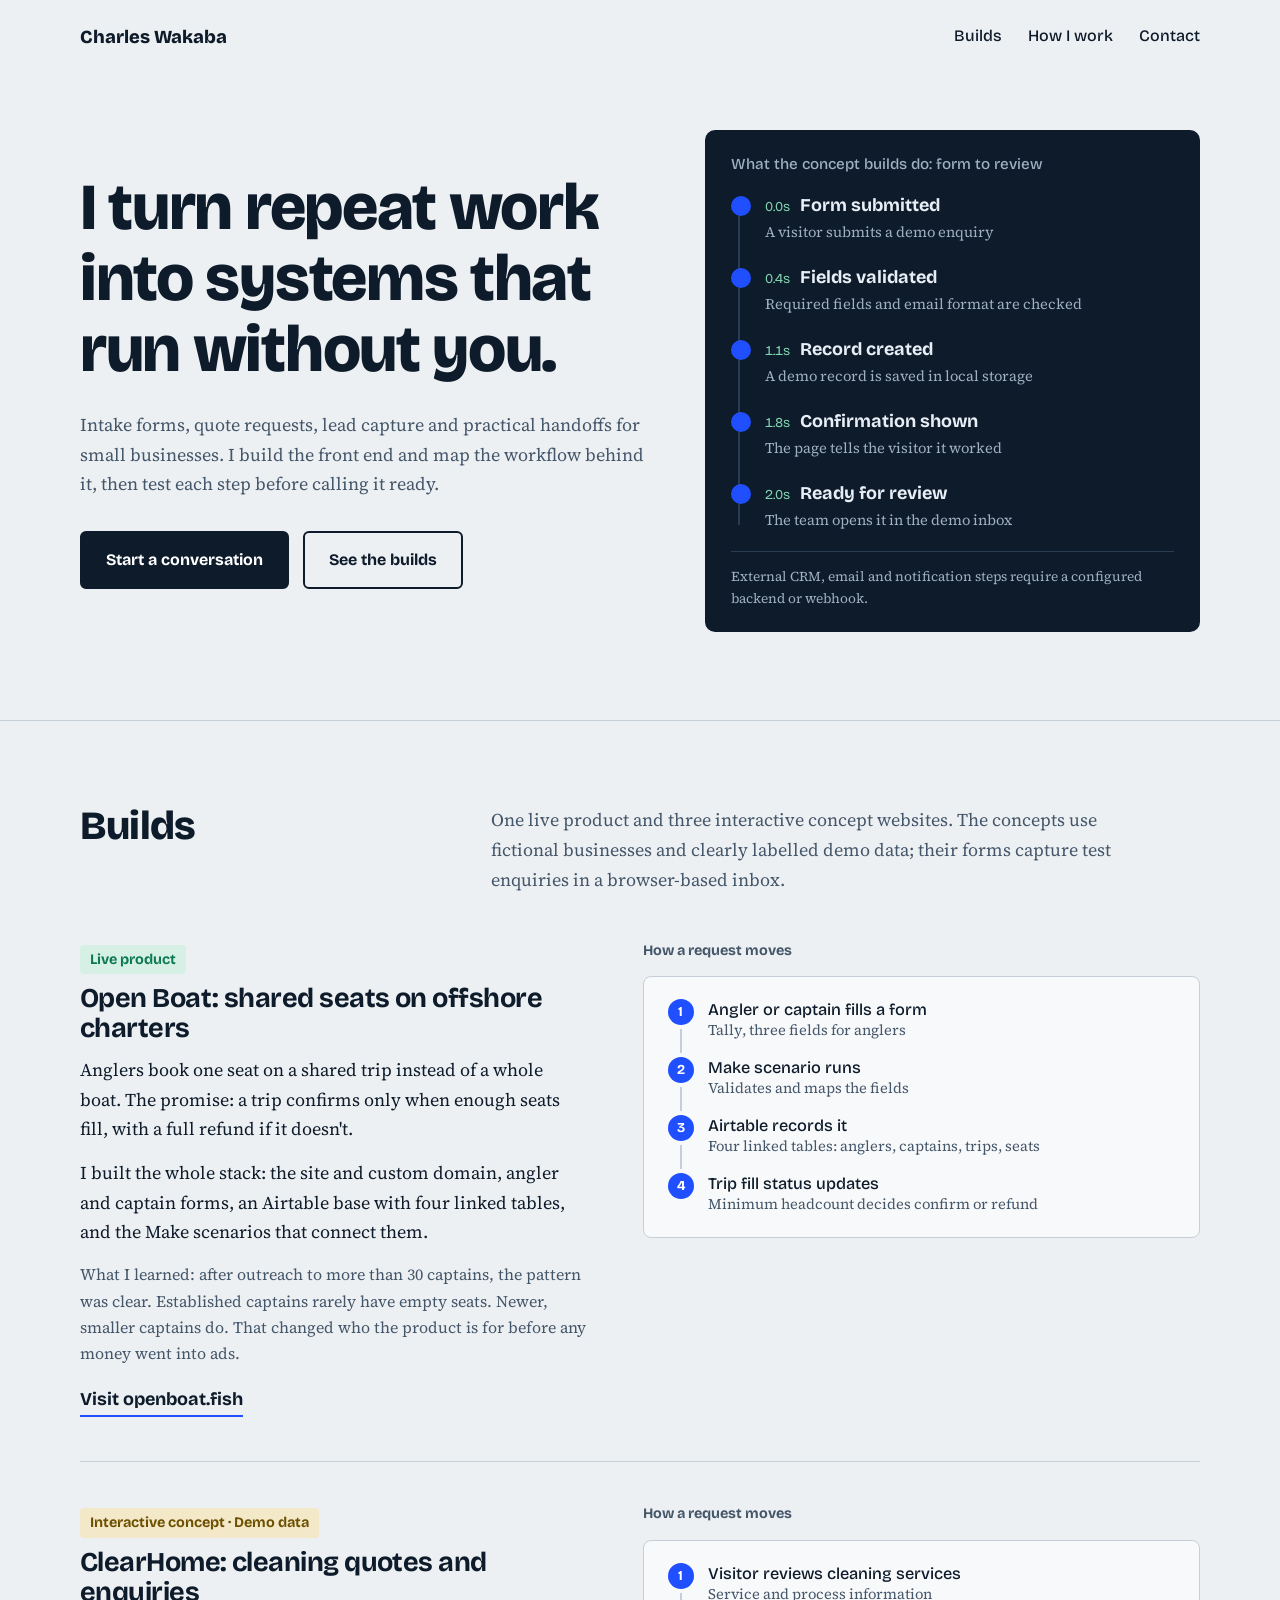
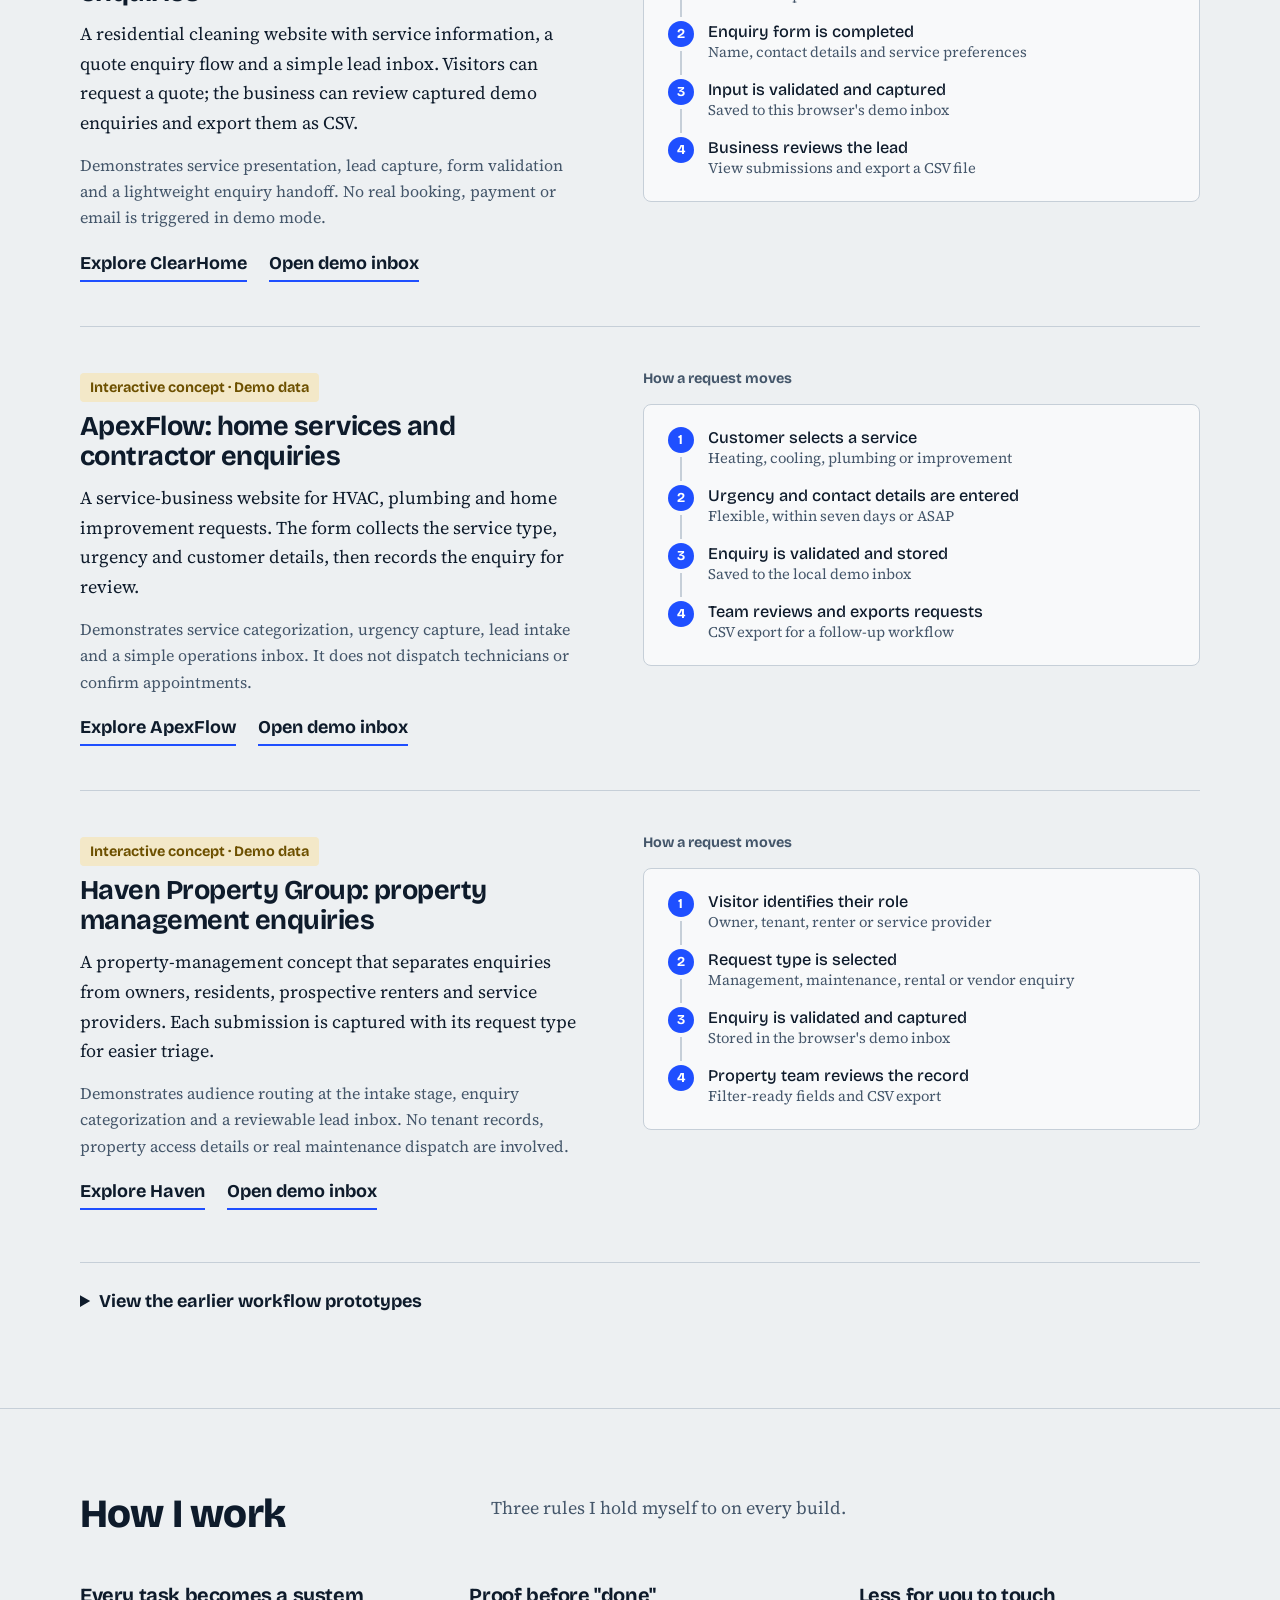
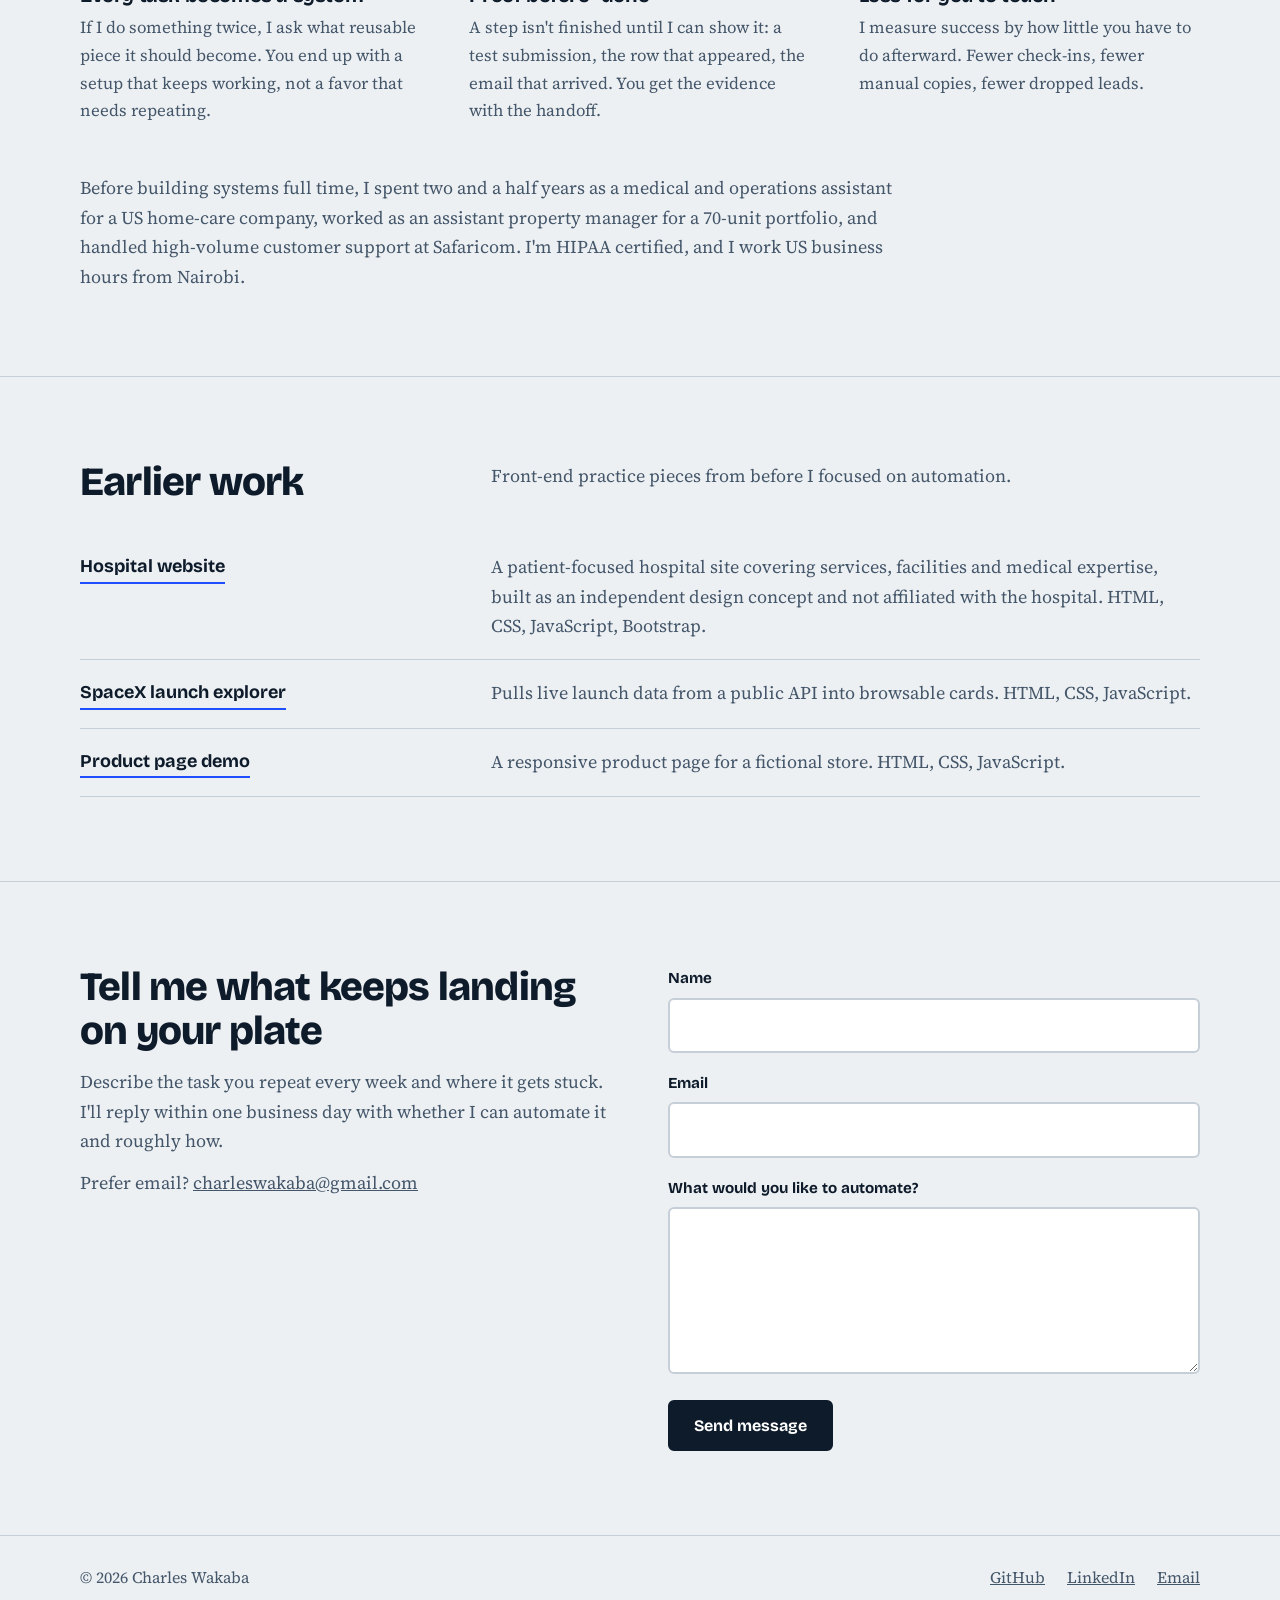
<file: index.html>
<!DOCTYPE html>
<html lang="en">
<head>
<meta charset="UTF-8">
<link rel="icon" href="data:image/svg+xml,%3Csvg xmlns='http://www.w3.org/2000/svg' viewBox='0 0 64 64'%3E%3Crect width='64' height='64' rx='14' fill='%230E1B2B'/%3E%3Ctext x='32' y='43' font-size='30' font-family='Arial' font-weight='700' text-anchor='middle' fill='white'%3ECW%3C/text%3E%3C/svg%3E">
<meta name="viewport" content="width=device-width, initial-scale=1.0">
<title>Charles Wakaba | Automation and operations systems</title>
<meta name="description" content="I build intake, quoting, follow-up and handoff systems for small businesses with Make and Airtable. Live and concept builds with working workflows.">
<meta property="og:title" content="Charles Wakaba | Automation and operations systems">
<meta property="og:description" content="Responsive business websites, enquiry forms and practical workflow demonstrations for small businesses.">
<meta property="og:type" content="website">
<link rel="preconnect" href="https://fonts.googleapis.com">
<link rel="preconnect" href="https://fonts.gstatic.com" crossorigin>
<link href="https://fonts.googleapis.com/css2?family=Bricolage+Grotesque:opsz,wght@12..96,500;12..96,700;12..96,800&family=Source+Serif+4:ital,opsz,wght@0,8..60,400;0,8..60,600;1,8..60,400&display=swap" rel="stylesheet">
<style>
:root{
  --fog:#EDF0F2; --paper:#F8F9FA; --ink:#0E1B2B; --mute:#44566A; --line:#C6CFD8;
  --cobalt:#1F4FFF; --amber:#B07F00; --green:#0E7A55;
  --display:'Bricolage Grotesque',system-ui,sans-serif;
  --body:'Source Serif 4',Georgia,serif;
}
*{box-sizing:border-box;margin:0;padding:0}
[hidden]{display:none!important}
html{scroll-behavior:smooth}
body{background:var(--fog);color:var(--ink);font-family:var(--body);font-size:1.125rem;line-height:1.65}
a{color:inherit}
:focus-visible{outline:3px solid var(--cobalt);outline-offset:3px}
.wrap{width:min(1120px,100% - 40px);margin-inline:auto}
h1,h2,h3{font-family:var(--display);line-height:1.08;letter-spacing:-0.02em}

/* Top bar */
.bar{display:flex;justify-content:space-between;align-items:center;padding:22px 0}
.bar .name{font-family:var(--display);font-weight:800;font-size:1.15rem;text-decoration:none;white-space:nowrap}
.bar nav{display:flex;gap:26px;font-family:var(--display);font-weight:500;font-size:1rem}
.bar nav a{text-decoration:none;border-bottom:2px solid transparent;white-space:nowrap}
.bar nav a:hover{border-color:var(--cobalt)}

/* Hero */
.hero{display:grid;grid-template-columns:1.15fr 1fr;gap:56px;align-items:center;padding:56px 0 88px}
.hero h1{font-size:clamp(2.4rem,5.2vw,4.1rem);font-weight:800;margin-bottom:24px;max-width:15ch}
.hero p.lede{max-width:34em;color:var(--mute);margin-bottom:32px}
.cta{display:flex;flex-wrap:wrap;gap:14px}
.btn{font-family:var(--display);font-weight:700;font-size:1rem;padding:14px 24px;border-radius:6px;text-decoration:none;border:2px solid var(--ink);display:inline-block}
.btn.primary{background:var(--ink);color:#fff}
.btn.primary:hover{background:var(--cobalt);border-color:var(--cobalt)}
.btn.ghost:hover{background:var(--ink);color:#fff}

/* The example run: the one orchestrated motion on the page */
.run{background:var(--ink);color:#E8EEF5;border-radius:10px;padding:26px 26px 22px;font-family:var(--display)}
.run h2{font-size:.95rem;font-weight:500;color:#9FB0C3;margin-bottom:18px;letter-spacing:0}
.run ol{list-style:none;position:relative}
.run ol::before{content:"";position:absolute;left:7px;top:8px;bottom:8px;width:2px;background:#2A3C52}
.run li{position:relative;padding:0 0 18px 34px;opacity:0;animation:step .5s ease forwards;animation-delay:calc(var(--i) * .45s + .15s)}
.run li:last-child{padding-bottom:0}
.run li::before{content:"";position:absolute;left:0;top:5px;width:16px;height:16px;border-radius:50%;background:var(--ink);border:2px solid var(--cobalt)}
.run li.done::before{background:var(--cobalt)}
.run .t{font-size:.85rem;color:#7FD3AE;font-variant-numeric:tabular-nums;margin-right:10px}
.run b{font-weight:700}
.run .d{display:block;color:#9FB0C3;font-size:.92rem;font-family:var(--body)}
.run .foot{margin-top:18px;padding-top:14px;border-top:1px solid #2A3C52;font-size:.85rem;color:#9FB0C3;font-family:var(--body)}
@keyframes step{from{opacity:0;transform:translateY(8px)}to{opacity:1;transform:none}}

/* Sections */
section{padding:84px 0;border-top:1px solid var(--line)}
.sec-head{display:grid;grid-template-columns:1fr 2fr;gap:56px;margin-bottom:48px}
.sec-head h2{font-size:clamp(1.8rem,3.4vw,2.5rem);font-weight:800}
.sec-head p{color:var(--mute);max-width:36em}

/* Builds: each row carries its real workflow */
.build{display:grid;grid-template-columns:1fr 1.1fr;gap:56px;padding:44px 0;border-top:1px solid var(--line)}
.build:first-of-type{border-top:0;padding-top:0}
.build h3{font-size:1.7rem;font-weight:700;margin:10px 0 12px}
.status{display:inline-block;font-family:var(--display);font-weight:700;font-size:.9rem;padding:3px 10px;border-radius:4px}
.status.live{background:#D6F0E6;color:var(--green)}
.status.concept{background:#F3E8C8;color:#6D5000}
.build p{margin-bottom:14px}
.build p.note{color:var(--mute);font-size:1rem}
.links{display:flex;gap:22px;margin-top:18px;font-family:var(--display);font-weight:700}
.links a{border-bottom:2px solid var(--cobalt);text-decoration:none;padding-bottom:1px}
.links a:hover{background:var(--cobalt);color:#fff}
.pipe{list-style:none;counter-reset:s;align-self:start;background:var(--paper);border:1px solid var(--line);border-radius:8px;padding:22px 24px}
.pipe li{counter-increment:s;position:relative;padding:0 0 16px 40px;font-family:var(--display);font-weight:500;font-size:1.02rem;line-height:1.35}
.pipe li:last-child{padding-bottom:0}
.pipe li::before{content:counter(s);position:absolute;left:0;top:0;width:26px;height:26px;border-radius:50%;background:var(--cobalt);color:#fff;font-weight:700;font-size:.85rem;display:grid;place-items:center}
.pipe li::after{content:"";position:absolute;left:12px;top:30px;bottom:4px;width:2px;background:var(--line)}
.pipe li:last-child::after{display:none}
.pipe small{display:block;font-family:var(--body);font-weight:400;font-size:.92rem;color:var(--mute)}
.pipe-title{font-family:var(--display);font-size:.9rem;font-weight:700;color:var(--mute);margin:-4px 0 14px}

/* How I work, earlier work */
.how{display:grid;grid-template-columns:repeat(3,1fr);gap:48px}
.how h3{font-size:1.25rem;margin-bottom:8px}
.how p{color:var(--mute);font-size:1.05rem}
.bg{margin-top:48px;max-width:46em;color:var(--mute)}
.earlier ul{list-style:none;display:grid;gap:18px}
.earlier li{display:grid;grid-template-columns:1fr 2fr;gap:56px;padding-bottom:18px;border-bottom:1px solid var(--line)}
.earlier a{font-family:var(--display);font-weight:700;text-decoration:none;border-bottom:2px solid var(--cobalt);justify-self:start;align-self:start}
.earlier span{color:var(--mute)}

.legacy-builds{border-top:1px solid var(--line);padding:24px 0 8px;margin-top:8px}
.legacy-builds summary{font-family:var(--display);font-weight:700;cursor:pointer}
.legacy-builds p{color:var(--mute);margin:12px 0}
.legacy-builds .links{flex-wrap:wrap}
@media(max-width:860px){.legacy-builds .links{flex-direction:column;gap:12px}}
/* Contact */
.contact{display:grid;grid-template-columns:1fr 1fr;gap:56px}
.contact h2{font-size:clamp(1.8rem,3.4vw,2.5rem);font-weight:800;margin-bottom:14px}
.contact p{color:var(--mute);margin-bottom:12px;max-width:30em}
form label{display:block;font-family:var(--display);font-weight:700;font-size:.95rem;margin-bottom:6px}
form .f{margin-bottom:18px}
input,textarea,select{width:100%;font:inherit;font-size:1.05rem;padding:12px 14px;border:2px solid var(--line);border-radius:6px;background:#fff;color:var(--ink)}
input:focus,textarea:focus,select:focus{border-color:var(--cobalt);outline:none}
button.btn{cursor:pointer;font-size:1rem}
.hp{position:absolute;left:-9999px}
.result{margin-top:18px;padding:14px 16px;border-radius:6px;font-size:1rem}
.result.ok{background:#D6F0E6;color:#0A4F37}
.result.bad{background:#F8DADA;color:#7A1414}
.result pre{margin-top:10px;font-size:.85rem;white-space:pre-wrap;word-break:break-word}
footer{border-top:1px solid var(--line);padding:28px 0 48px;color:var(--mute);font-size:1rem}
footer .wrap{display:flex;justify-content:space-between;flex-wrap:wrap;gap:12px}
footer a{margin-left:18px}

@media (max-width:860px){
  .hero,.sec-head,.build,.how,.contact,.earlier li{grid-template-columns:1fr;gap:28px}
  .hero{padding-top:24px}
  .bar nav{gap:16px;font-size:.95rem}
  .bar .name{font-size:1.05rem}
}
@media (prefers-reduced-motion:reduce){
  html{scroll-behavior:auto}
  .run li{animation:none;opacity:1}
}
</style>
</head>
<body>

<div class="wrap">
  <div class="bar">
    <a class="name" href="#top">Charles Wakaba</a>
    <nav aria-label="Main">
      <a href="#builds">Builds</a>
      <a href="#how">How I work</a>
      <a href="#contact">Contact</a>
    </nav>
  </div>

  <header class="hero" id="top">
    <div>
      <h1>I turn repeat work into systems that run without you.</h1>
      <p class="lede">Intake forms, quote requests, lead capture and practical handoffs for small businesses. I build the front end and map the workflow behind it, then test each step before calling it ready.</p>
      <div class="cta">
        <a class="btn primary" href="#contact">Start a conversation</a>
        <a class="btn ghost" href="#builds">See the builds</a>
        <a class="btn ghost" id="book" href="#" hidden target="_blank" rel="noopener">Book a call</a>
      </div>
    </div>

    <aside class="run" aria-label="Example of an automated run">
      <h2>What the concept builds do: form to review</h2>
      <ol>
        <li class="done" style="--i:0"><span class="t">0.0s</span><b>Form submitted</b><span class="d">A visitor submits a demo enquiry</span></li>
        <li class="done" style="--i:1"><span class="t">0.4s</span><b>Fields validated</b><span class="d">Required fields and email format are checked</span></li>
        <li class="done" style="--i:2"><span class="t">1.1s</span><b>Record created</b><span class="d">A demo record is saved in local storage</span></li>
        <li class="done" style="--i:3"><span class="t">1.8s</span><b>Confirmation shown</b><span class="d">The page tells the visitor it worked</span></li>
        <li class="done" style="--i:4"><span class="t">2.0s</span><b>Ready for review</b><span class="d">The team opens it in the demo inbox</span></li>
      </ol>
      <p class="foot">External CRM, email and notification steps require a configured backend or webhook.</p>
    </aside>
  </header>
</div>

<section id="builds">
  <div class="wrap">
    <div class="sec-head">
      <h2>Builds</h2>
      <p>One live product and three interactive concept websites. The concepts use fictional businesses and clearly labelled demo data; their forms capture test enquiries in a browser-based inbox.</p>
    </div>

    <article class="build">
      <div>
        <span class="status live">Live product</span>
        <h3>Open Boat: shared seats on offshore charters</h3>
        <p>Anglers book one seat on a shared trip instead of a whole boat. The promise: a trip confirms only when enough seats fill, with a full refund if it doesn't.</p>
        <p>I built the whole stack: the site and custom domain, angler and captain forms, an Airtable base with four linked tables, and the Make scenarios that connect them.</p>
        <p class="note">What I learned: after outreach to more than 30 captains, the pattern was clear. Established captains rarely have empty seats. Newer, smaller captains do. That changed who the product is for before any money went into ads.</p>
        <div class="links"><a href="https://openboat.fish" target="_blank" rel="noopener">Visit openboat.fish</a></div>
      </div>
      <div>
        <p class="pipe-title">How a request moves</p>
        <ol class="pipe">
          <li>Angler or captain fills a form<small>Tally, three fields for anglers</small></li>
          <li>Make scenario runs<small>Validates and maps the fields</small></li>
          <li>Airtable records it<small>Four linked tables: anglers, captains, trips, seats</small></li>
          <li>Trip fill status updates<small>Minimum headcount decides confirm or refund</small></li>
        </ol>
      </div>
    </article>

    <article class="build">
      <div>
        <span class="status concept">Interactive concept · Demo data</span>
        <h3>ClearHome: cleaning quotes and enquiries</h3>
        <p>A residential cleaning website with service information, a quote enquiry flow and a simple lead inbox. Visitors can request a quote; the business can review captured demo enquiries and export them as CSV.</p>
        <p class="note">Demonstrates service presentation, lead capture, form validation and a lightweight enquiry handoff. No real booking, payment or email is triggered in demo mode.</p>
        <div class="links"><a href="builds/clearhome/index.html">Explore ClearHome</a><a href="builds/clearhome/admin.html">Open demo inbox</a></div>
      </div>
      <div>
        <p class="pipe-title">How a request moves</p>
        <ol class="pipe">
          <li>Visitor reviews cleaning services<small>Service and process information</small></li>
          <li>Enquiry form is completed<small>Name, contact details and service preferences</small></li>
          <li>Input is validated and captured<small>Saved to this browser's demo inbox</small></li>
          <li>Business reviews the lead<small>View submissions and export a CSV file</small></li>
        </ol>
      </div>
    </article>

    <article class="build">
      <div>
        <span class="status concept">Interactive concept · Demo data</span>
        <h3>ApexFlow: home services and contractor enquiries</h3>
        <p>A service-business website for HVAC, plumbing and home improvement requests. The form collects the service type, urgency and customer details, then records the enquiry for review.</p>
        <p class="note">Demonstrates service categorization, urgency capture, lead intake and a simple operations inbox. It does not dispatch technicians or confirm appointments.</p>
        <div class="links"><a href="builds/apexflow/index.html">Explore ApexFlow</a><a href="builds/apexflow/admin.html">Open demo inbox</a></div>
      </div>
      <div>
        <p class="pipe-title">How a request moves</p>
        <ol class="pipe">
          <li>Customer selects a service<small>Heating, cooling, plumbing or improvement</small></li>
          <li>Urgency and contact details are entered<small>Flexible, within seven days or ASAP</small></li>
          <li>Enquiry is validated and stored<small>Saved to the local demo inbox</small></li>
          <li>Team reviews and exports requests<small>CSV export for a follow-up workflow</small></li>
        </ol>
      </div>
    </article>

    <article class="build">
      <div>
        <span class="status concept">Interactive concept · Demo data</span>
        <h3>Haven Property Group: property management enquiries</h3>
        <p>A property-management concept that separates enquiries from owners, residents, prospective renters and service providers. Each submission is captured with its request type for easier triage.</p>
        <p class="note">Demonstrates audience routing at the intake stage, enquiry categorization and a reviewable lead inbox. No tenant records, property access details or real maintenance dispatch are involved.</p>
        <div class="links"><a href="builds/haven/index.html">Explore Haven</a><a href="builds/haven/admin.html">Open demo inbox</a></div>
      </div>
      <div>
        <p class="pipe-title">How a request moves</p>
        <ol class="pipe">
          <li>Visitor identifies their role<small>Owner, tenant, renter or service provider</small></li>
          <li>Request type is selected<small>Management, maintenance, rental or vendor enquiry</small></li>
          <li>Enquiry is validated and captured<small>Stored in the browser's demo inbox</small></li>
          <li>Property team reviews the record<small>Filter-ready fields and CSV export</small></li>
        </ol>
      </div>
    </article>

    <details class="legacy-builds">
      <summary>View the earlier workflow prototypes</summary>
      <p>These earlier concepts are retained as supporting experiments alongside the three featured websites.</p>
      <div class="links">
        <a href="builds/home-cleaning/index.html">Home cleaning quote prototype</a>
        <a href="builds/property-maintenance/index.html">Property maintenance prototype</a>
        <a href="builds/clinic-intake/index.html">Clinic intake prototype</a>
      </div>
    </details>
  </div>
</section>

<section id="how">
  <div class="wrap">
    <div class="sec-head">
      <h2>How I work</h2>
      <p>Three rules I hold myself to on every build.</p>
    </div>
    <div class="how">
      <div><h3>Every task becomes a system</h3><p>If I do something twice, I ask what reusable piece it should become. You end up with a setup that keeps working, not a favor that needs repeating.</p></div>
      <div><h3>Proof before "done"</h3><p>A step isn't finished until I can show it: a test submission, the row that appeared, the email that arrived. You get the evidence with the handoff.</p></div>
      <div><h3>Less for you to touch</h3><p>I measure success by how little you have to do afterward. Fewer check-ins, fewer manual copies, fewer dropped leads.</p></div>
    </div>
    <p class="bg">Before building systems full time, I spent two and a half years as a medical and operations assistant for a US home-care company, worked as an assistant property manager for a 70-unit portfolio, and handled high-volume customer support at Safaricom. I'm HIPAA certified, and I work US business hours from Nairobi.</p>
  </div>
</section>

<section id="earlier" class="earlier">
  <div class="wrap">
    <div class="sec-head">
      <h2>Earlier work</h2>
      <p>Front-end practice pieces from before I focused on automation.</p>
    </div>
    <ul>
      <li><a href="https://charleswakaba.github.io/nairobi-hospital-demo/index.html" target="_blank" rel="noopener">Hospital website</a><span>A patient-focused hospital site covering services, facilities and medical expertise, built as an independent design concept and not affiliated with the hospital. HTML, CSS, JavaScript, Bootstrap.</span></li>
      <li><a href="https://charleswakaba.github.io/spacex-demo/" target="_blank" rel="noopener">SpaceX launch explorer</a><span>Pulls live launch data from a public API into browsable cards. HTML, CSS, JavaScript.</span></li>
      <li><a href="https://charleswakaba.github.io/e-commerce/index.html" target="_blank" rel="noopener">Product page demo</a><span>A responsive product page for a fictional store. HTML, CSS, JavaScript.</span></li>
    </ul>
  </div>
</section>

<section id="contact">
  <div class="wrap contact">
    <div>
      <h2>Tell me what keeps landing on your plate</h2>
      <p>Describe the task you repeat every week and where it gets stuck. I'll reply within one business day with whether I can automate it and roughly how.</p>
      <p>Prefer email? <a href="mailto:charleswakaba@gmail.com">charleswakaba@gmail.com</a></p>
    </div>
    <form id="contact-form" novalidate>
      <input class="hp" type="text" name="_honey" tabindex="-1" autocomplete="off" aria-hidden="true">
      <div class="f"><label for="c-name">Name</label><input id="c-name" name="name" type="text" autocomplete="name" required></div>
      <div class="f"><label for="c-email">Email</label><input id="c-email" name="email" type="email" autocomplete="email" required></div>
      <div class="f"><label for="c-msg">What would you like to automate?</label><textarea id="c-msg" name="message" rows="5" required></textarea></div>
      <button class="btn primary" type="submit">Send message</button>
      <div id="contact-result" class="result" hidden role="status"></div>
    </form>
  </div>
</section>

<footer>
  <div class="wrap">
    <span>&copy; 2026 Charles Wakaba</span>
    <span>
      <a href="https://github.com/charleswakaba" target="_blank" rel="noopener">GitHub</a>
      <a href="https://www.linkedin.com/in/charles-wakaba-9194aaa5/" target="_blank" rel="noopener">LinkedIn</a>
      <a href="mailto:charleswakaba@gmail.com">Email</a>
    </span>
  </div>
</footer>

<script src="config.js"></script>
<script src="lib/form.js"></script>
<script>
(function(){
  var cfg = window.PORTFOLIO_CONFIG || {};
  if (cfg.BOOKING_URL) { var b = document.getElementById('book'); b.href = cfg.BOOKING_URL; b.hidden = false; }

  var form = document.getElementById('contact-form');
  var out = document.getElementById('contact-result');
  form.addEventListener('submit', function(e){
    e.preventDefault();
    if (!form.checkValidity()) {
      out.hidden = false; out.className = 'result bad';
      out.textContent = 'Fill in your name, a valid email and a message, then send again.';
      return;
    }
    if (form.elements._honey.value) return;
    var btn = form.querySelector('button'); btn.disabled = true; btn.textContent = 'Sending';
    window.submitLead('contact', {
      name: form.elements.name.value.trim(),
      email: form.elements.email.value.trim(),
      message: form.elements.message.value.trim(),
      _subject: 'Portfolio message from ' + form.elements.name.value.trim()
    }).then(function(r){
      btn.disabled = false; btn.textContent = 'Send message';
      window.showResult(out, r, 'Thanks, your message is on its way. I reply within one business day.');
      if (r.ok && !r.demo) form.reset();
    });
  });
})();
</script>
</body>
</html>
</file>
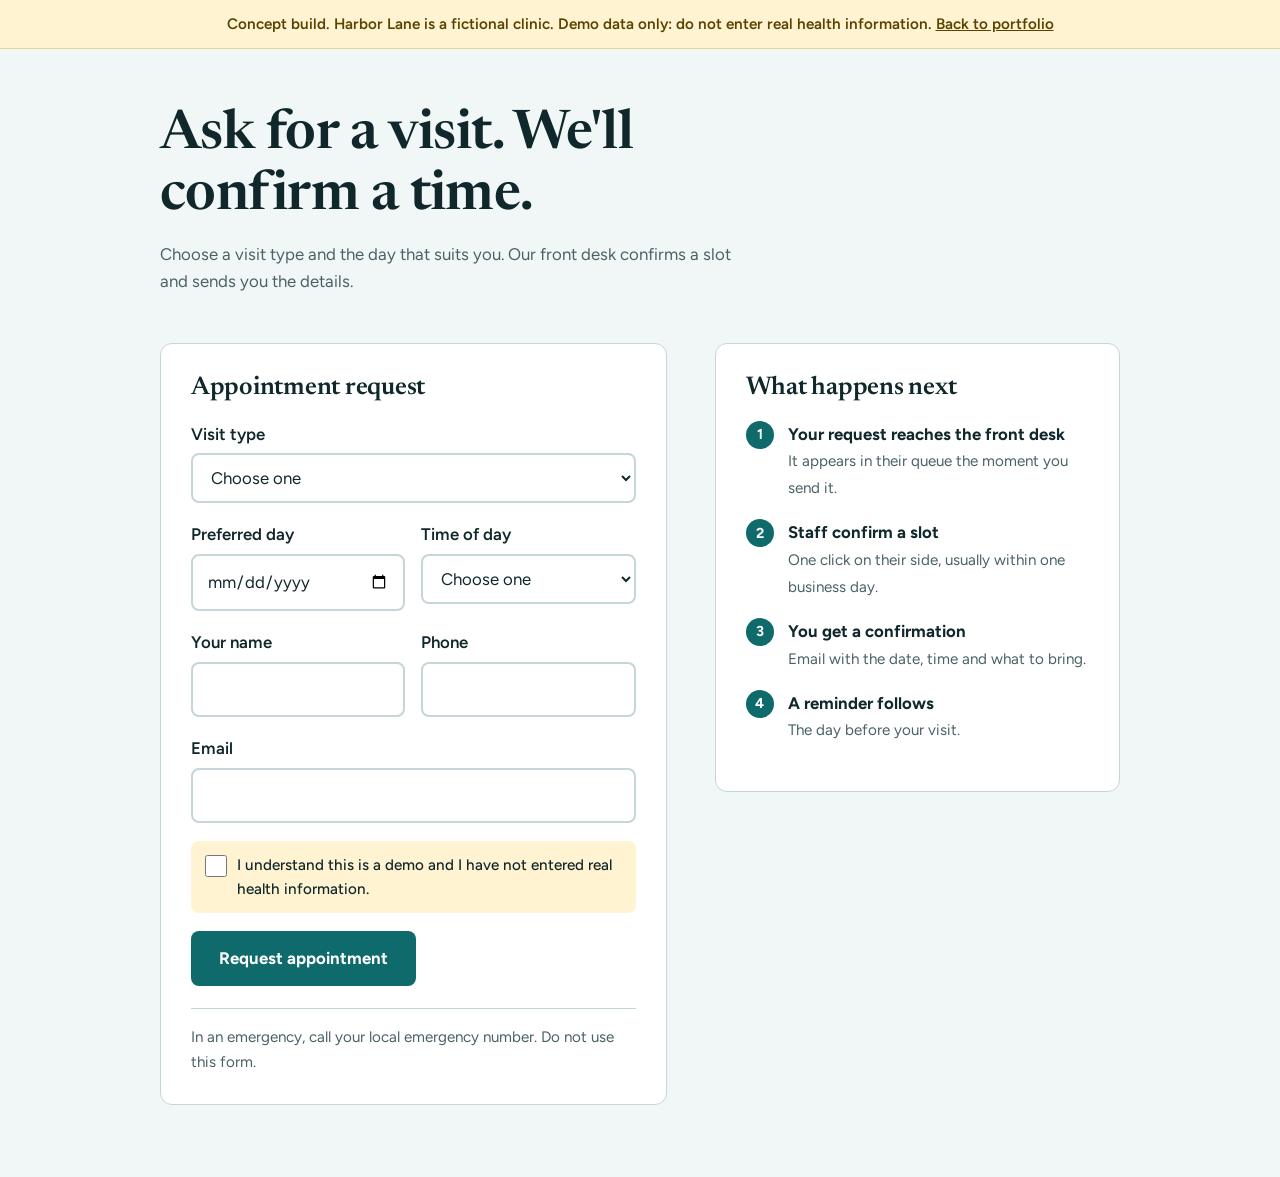
<file: builds/clinic-intake/index.html>
<!DOCTYPE html>
<html lang="en">
<head>
<meta charset="UTF-8">
<meta name="viewport" content="width=device-width, initial-scale=1.0">
<title>Request an appointment | Harbor Lane Family Clinic (concept build)</title>
<meta name="robots" content="noindex">
<link rel="preconnect" href="https://fonts.googleapis.com">
<link rel="preconnect" href="https://fonts.gstatic.com" crossorigin>
<link href="https://fonts.googleapis.com/css2?family=Figtree:wght@400;500;600;700&family=Newsreader:opsz,wght@6..72,500;6..72,600&display=swap" rel="stylesheet">
<style>
:root{--bg:#F1F6F6;--ink:#10282B;--mute:#4A6266;--line:#C5D6D8;--teal:#0F6B6B;--tealdk:#0A4F4F;--warn:#FFF3D1}
*{box-sizing:border-box;margin:0;padding:0}
body{background:var(--bg);color:var(--ink);font-family:'Figtree',system-ui,sans-serif;font-size:1.05rem;line-height:1.6}
:focus-visible{outline:3px solid var(--teal);outline-offset:3px}
.demo{background:var(--warn);color:#5A4300;font-weight:600;font-size:.95rem;padding:12px 20px;text-align:center;border-bottom:1px solid #E8D48F}
.demo a{color:inherit}
.wrap{width:min(960px,100% - 40px);margin-inline:auto}
header.top{padding:56px 0 20px}
h1,h2{font-family:'Newsreader',Georgia,serif;font-weight:600;line-height:1.12;letter-spacing:-.01em}
header.top h1{font-size:clamp(2.2rem,5vw,3.4rem);max-width:16ch}
header.top p{margin-top:14px;color:var(--mute);max-width:34em}
main{display:grid;grid-template-columns:1.25fr 1fr;gap:48px;padding:28px 0 72px;align-items:start}
.card{background:#fff;border:1px solid var(--line);border-radius:12px;padding:30px}
h2{font-size:1.6rem;margin-bottom:18px}
label{display:block;font-weight:600;margin-bottom:6px}
.f{margin-bottom:18px}
input,select{width:100%;font:inherit;padding:12px 14px;border:2px solid var(--line);border-radius:8px;background:#fff;color:var(--ink)}
input:focus,select:focus{border-color:var(--teal);outline:none}
.row{display:grid;grid-template-columns:1fr 1fr;gap:16px}
.check{display:flex;gap:10px;align-items:flex-start;background:var(--warn);padding:12px 14px;border-radius:8px;font-size:.95rem}
.check input{width:22px;height:22px;margin-top:2px;flex:none}
.check label{margin:0;font-weight:500}
button{font:inherit;font-weight:700;background:var(--teal);color:#fff;border:0;border-radius:8px;padding:14px 28px;cursor:pointer;margin-top:18px}
button:hover{background:var(--tealdk)}
button:disabled{opacity:.6;cursor:wait}
.hp{position:absolute;left:-9999px}
ol.next{list-style:none;counter-reset:n}
ol.next li{counter-increment:n;position:relative;padding:0 0 18px 42px}
ol.next li::before{content:counter(n);position:absolute;left:0;top:0;width:28px;height:28px;border-radius:50%;background:var(--teal);color:#fff;font-weight:700;font-size:.9rem;display:grid;place-items:center}
ol.next strong{display:block}
ol.next span{color:var(--mute);font-size:.95rem}
.result{margin-top:18px;padding:14px 16px;border-radius:8px}
.result.ok{background:#DCEFE6;color:#0B4630}
.result.bad{background:#F8DADA;color:#7A1414}
.result pre{margin-top:10px;font-size:.85rem;white-space:pre-wrap;word-break:break-word}
.urgent{margin-top:22px;border-top:1px solid var(--line);padding-top:16px;color:var(--mute);font-size:.95rem}
@media (max-width:820px){main{grid-template-columns:1fr}.row{grid-template-columns:1fr}}
</style>
</head>
<body>
<div class="demo">Concept build. Harbor Lane is a fictional clinic. Demo data only: do not enter real health information. <a href="../../index.html">Back to portfolio</a></div>

<div class="wrap">
  <header class="top">
    <h1>Ask for a visit. We'll confirm a time.</h1>
    <p>Choose a visit type and the day that suits you. Our front desk confirms a slot and sends you the details.</p>
  </header>

  <main>
    <form id="f" class="card" novalidate>
      <h2>Appointment request</h2>
      <input class="hp" type="text" name="_honey" tabindex="-1" autocomplete="off" aria-hidden="true">
      <div class="f"><label for="type">Visit type</label>
        <select id="type" name="visit_type" required>
          <option value="">Choose one</option>
          <option>New patient visit</option><option>Follow-up visit</option>
          <option>Annual physical</option><option>Sick visit</option><option>Vaccination</option>
        </select></div>
      <div class="row">
        <div class="f"><label for="day">Preferred day</label><input id="day" name="preferred_day" type="date" required></div>
        <div class="f"><label for="win">Time of day</label>
          <select id="win" name="time_window" required>
            <option value="">Choose one</option><option>Morning</option><option>Afternoon</option><option>Any time</option>
          </select></div>
      </div>
      <div class="row">
        <div class="f"><label for="name">Your name</label><input id="name" name="name" autocomplete="name" required></div>
        <div class="f"><label for="phone">Phone</label><input id="phone" name="phone" type="tel" autocomplete="tel" required></div>
      </div>
      <div class="f"><label for="email">Email</label><input id="email" name="email" type="email" autocomplete="email" required></div>
      <div class="check"><input id="demo-ok" name="demo_ack" type="checkbox" required><label for="demo-ok">I understand this is a demo and I have not entered real health information.</label></div>
      <button type="submit">Request appointment</button>
      <div id="out" class="result" hidden role="status"></div>
      <p class="urgent">In an emergency, call your local emergency number. Do not use this form.</p>
    </form>

    <div class="card">
      <h2>What happens next</h2>
      <ol class="next">
        <li><strong>Your request reaches the front desk</strong><span>It appears in their queue the moment you send it.</span></li>
        <li><strong>Staff confirm a slot</strong><span>One click on their side, usually within one business day.</span></li>
        <li><strong>You get a confirmation</strong><span>Email with the date, time and what to bring.</span></li>
        <li><strong>A reminder follows</strong><span>The day before your visit.</span></li>
      </ol>
    </div>
  </main>
</div>

<script src="../../config.js"></script>
<script src="../../lib/form.js"></script>
<script>
(function(){
  var f = document.getElementById('f'), out = document.getElementById('out');
  var d = f.elements.preferred_day;
  var t = new Date(); t.setDate(t.getDate() + 1);
  d.min = t.toISOString().slice(0,10);

  f.addEventListener('submit', function(e){
    e.preventDefault();
    if (!f.checkValidity()) {
      out.hidden = false; out.className = 'result bad';
      out.textContent = 'Complete every field, choose a day from tomorrow onward, and tick the demo box, then send again.';
      return;
    }
    if (f.elements._honey.value) return;
    var btn = f.querySelector('button'); btn.disabled = true;
    window.submitLead('clinic-intake', {
      visit_type: f.elements.visit_type.value,
      preferred_day: f.elements.preferred_day.value,
      time_window: f.elements.time_window.value,
      name: f.elements.name.value.trim(),
      phone: f.elements.phone.value.trim(),
      email: f.elements.email.value.trim()
    }).then(function(r){
      btn.disabled = false;
      window.showResult(out, r, 'Request sent. The front desk will confirm a time by email.');
    });
  });
})();
</script>
</body>
</html>
</file>
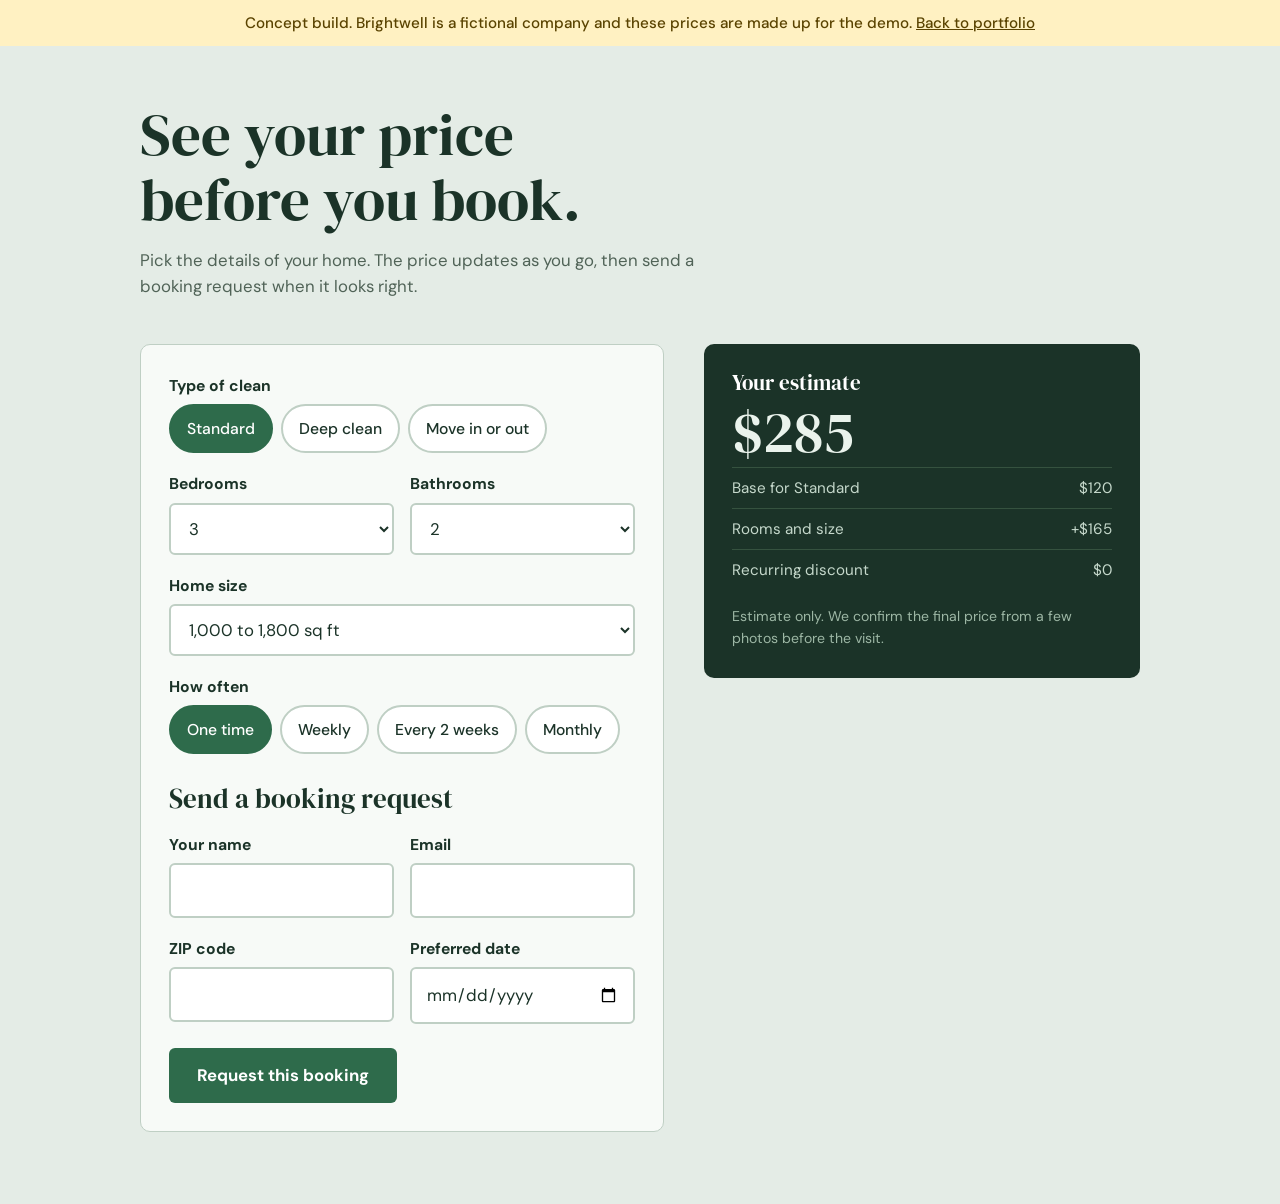
<file: builds/home-cleaning/index.html>
<!DOCTYPE html>
<html lang="en">
<head>
<meta charset="UTF-8">
<meta name="viewport" content="width=device-width, initial-scale=1.0">
<title>Instant cleaning quote | Brightwell Home Cleaning (concept build)</title>
<meta name="robots" content="noindex">
<link rel="preconnect" href="https://fonts.googleapis.com">
<link rel="preconnect" href="https://fonts.gstatic.com" crossorigin>
<link href="https://fonts.googleapis.com/css2?family=DM+Serif+Display&family=DM+Sans:wght@400;500;700&display=swap" rel="stylesheet">
<style>
:root{--bg:#E4ECE6;--ink:#1B3328;--mute:#506357;--line:#BFCFC4;--leaf:#2E6B4B;--leafdk:#1F4F37;--paper:#F7FAF7;--note:#FFF1C2}
*{box-sizing:border-box;margin:0;padding:0}
body{background:var(--bg);color:var(--ink);font-family:'DM Sans',system-ui,sans-serif;font-size:1.05rem;line-height:1.6}
:focus-visible{outline:3px solid var(--leaf);outline-offset:3px}
.demo{background:var(--note);color:#5A4300;font-weight:500;font-size:.95rem;padding:11px 20px;text-align:center}
.demo a{color:inherit}
.wrap{width:min(1000px,100% - 40px);margin-inline:auto}
h1,h2{font-family:'DM Serif Display',Georgia,serif;font-weight:400;line-height:1.1}
header.top{padding:56px 0 24px}
header.top h1{font-size:clamp(2.3rem,5.5vw,3.7rem);max-width:15ch}
header.top p{margin-top:14px;color:var(--mute);max-width:34em}
main{display:grid;grid-template-columns:1.2fr 1fr;gap:40px;padding:20px 0 72px;align-items:start}
.panel{background:var(--paper);border:1px solid var(--line);border-radius:10px;padding:28px}
h2{font-size:1.7rem;margin-bottom:18px}
label,legend{display:block;font-weight:700;margin-bottom:6px;font-size:.98rem}
fieldset{border:0;margin-bottom:18px}
.f{margin-bottom:18px}
input,select{width:100%;font:inherit;padding:12px 14px;border:2px solid var(--line);border-radius:6px;background:#fff;color:var(--ink)}
input:focus,select:focus{border-color:var(--leaf);outline:none}
.row{display:grid;grid-template-columns:1fr 1fr;gap:16px}
.seg{display:flex;flex-wrap:wrap;gap:8px}
.seg label{margin:0;font-weight:500}
.seg input{position:absolute;opacity:0;width:1px;height:1px}
.seg span{display:inline-block;padding:10px 16px;border:2px solid var(--line);border-radius:999px;background:#fff;cursor:pointer}
.seg input:checked + span{background:var(--leaf);border-color:var(--leaf);color:#fff}
.seg input:focus-visible + span{outline:3px solid var(--leaf);outline-offset:3px}
.quote{position:sticky;top:20px;background:var(--ink);color:#EAF3EC;border-radius:10px;padding:28px}
.quote h2{color:#fff;font-size:1.3rem;margin-bottom:6px}
.price{font-family:'DM Serif Display',serif;font-size:3.6rem;line-height:1;margin:8px 0 6px}
.quote .line{display:flex;justify-content:space-between;border-top:1px solid #35523F;padding:8px 0;font-size:.95rem;color:#C5D8CB}
.quote small{display:block;margin-top:14px;color:#9DB7A5;font-size:.88rem}
button{font:inherit;font-weight:700;background:var(--leaf);color:#fff;border:0;border-radius:6px;padding:14px 28px;cursor:pointer;margin-top:6px}
button:hover{background:var(--leafdk)}
button:disabled{opacity:.6;cursor:wait}
.hp{position:absolute;left:-9999px}
.result{margin-top:18px;padding:14px 16px;border-radius:6px}
.result.ok{background:#D6EDDF;color:#0B4630}
.result.bad{background:#F8DADA;color:#7A1414}
.result pre{margin-top:10px;font-size:.85rem;white-space:pre-wrap;word-break:break-word}
@media (max-width:820px){main{grid-template-columns:1fr}.quote{position:static;order:-1}.row{grid-template-columns:1fr}}
</style>
</head>
<body>
<div class="demo">Concept build. Brightwell is a fictional company and these prices are made up for the demo. <a href="../../index.html">Back to portfolio</a></div>

<div class="wrap">
  <header class="top">
    <h1>See your price before you book.</h1>
    <p>Pick the details of your home. The price updates as you go, then send a booking request when it looks right.</p>
  </header>

  <main>
    <form id="f" class="panel" novalidate>
      <fieldset>
        <legend>Type of clean</legend>
        <div class="seg" id="svc">
          <label><input type="radio" name="service" value="standard" checked><span>Standard</span></label>
          <label><input type="radio" name="service" value="deep"><span>Deep clean</span></label>
          <label><input type="radio" name="service" value="move"><span>Move in or out</span></label>
        </div>
      </fieldset>
      <div class="row">
        <div class="f"><label for="beds">Bedrooms</label>
          <select id="beds" name="bedrooms"><option>1</option><option>2</option><option selected>3</option><option>4</option><option>5</option></select></div>
        <div class="f"><label for="baths">Bathrooms</label>
          <select id="baths" name="bathrooms"><option>1</option><option selected>2</option><option>3</option><option>4</option></select></div>
      </div>
      <div class="f"><label for="size">Home size</label>
        <select id="size" name="size">
          <option value="0">Under 1,000 sq ft</option>
          <option value="1" selected>1,000 to 1,800 sq ft</option>
          <option value="2">1,800 to 2,600 sq ft</option>
          <option value="3">2,600 to 3,500 sq ft</option>
          <option value="4">Over 3,500 sq ft</option>
        </select></div>
      <fieldset>
        <legend>How often</legend>
        <div class="seg" id="freq">
          <label><input type="radio" name="frequency" value="once" checked><span>One time</span></label>
          <label><input type="radio" name="frequency" value="weekly"><span>Weekly</span></label>
          <label><input type="radio" name="frequency" value="biweekly"><span>Every 2 weeks</span></label>
          <label><input type="radio" name="frequency" value="monthly"><span>Monthly</span></label>
        </div>
      </fieldset>

      <h2 style="margin-top:30px">Send a booking request</h2>
      <input class="hp" type="text" name="_honey" tabindex="-1" autocomplete="off" aria-hidden="true">
      <div class="row">
        <div class="f"><label for="name">Your name</label><input id="name" name="name" autocomplete="name" required></div>
        <div class="f"><label for="email">Email</label><input id="email" name="email" type="email" autocomplete="email" required></div>
      </div>
      <div class="row">
        <div class="f"><label for="zip">ZIP code</label><input id="zip" name="zip" inputmode="numeric" pattern="[0-9]{5}" autocomplete="postal-code" required></div>
        <div class="f"><label for="date">Preferred date</label><input id="date" name="preferred_date" type="date" required></div>
      </div>
      <button type="submit">Request this booking</button>
      <div id="out" class="result" hidden role="status"></div>
    </form>

    <aside class="quote" aria-live="polite">
      <h2>Your estimate</h2>
      <div class="price" id="price">$0</div>
      <div class="line"><span>Base for <span id="svcname">Standard</span></span><span id="base">$0</span></div>
      <div class="line"><span>Rooms and size</span><span id="extras">$0</span></div>
      <div class="line"><span>Recurring discount</span><span id="disc">$0</span></div>
      <small>Estimate only. We confirm the final price from a few photos before the visit.</small>
    </aside>
  </main>
</div>

<script src="../../config.js"></script>
<script src="../../lib/form.js"></script>
<script>
(function(){
  var base = {standard:120, deep:190, move:210};
  var names = {standard:'Standard', deep:'Deep clean', move:'Move in or out'};
  var sizeAdd = [0,30,60,100,150];
  var disc = {once:0, weekly:.15, biweekly:.10, monthly:.05};
  var f = document.getElementById('f');
  function $(id){ return document.getElementById(id); }
  function money(n){ return '$' + Math.round(n).toLocaleString('en-US'); }

  function quote(){
    var s = f.elements.service.value, fr = f.elements.frequency.value;
    var b = base[s];
    var extras = Number(f.elements.bedrooms.value) * 25 + Number(f.elements.bathrooms.value) * 30 + sizeAdd[Number(f.elements.size.value)];
    var sub = b + extras, d = sub * disc[fr];
    return {service:s, base:b, extras:extras, discount:d, total:sub - d};
  }
  function paint(){
    var q = quote();
    $('price').textContent = money(q.total);
    $('svcname').textContent = names[q.service];
    $('base').textContent = money(q.base);
    $('extras').textContent = '+' + money(q.extras);
    $('disc').textContent = q.discount ? '-' + money(q.discount) : '$0';
  }
  f.addEventListener('input', paint); f.addEventListener('change', paint); paint();

  var t = new Date(); t.setDate(t.getDate() + 1);
  f.elements.preferred_date.min = t.toISOString().slice(0,10);

  var out = $('out');
  f.addEventListener('submit', function(e){
    e.preventDefault();
    if (!f.checkValidity()) {
      out.hidden = false; out.className = 'result bad';
      out.textContent = 'Fill in your name, a valid email, a 5-digit ZIP code and a date from tomorrow onward, then send again.';
      return;
    }
    if (f.elements._honey.value) return;
    var q = quote(), btn = f.querySelector('button[type=submit]'); btn.disabled = true;
    window.submitLead('home-cleaning', {
      service: names[q.service],
      bedrooms: f.elements.bedrooms.value,
      bathrooms: f.elements.bathrooms.value,
      size_tier: f.elements.size.options[f.elements.size.selectedIndex].text,
      frequency: f.elements.frequency.value,
      quote_total_usd: Math.round(q.total),
      name: f.elements.name.value.trim(),
      email: f.elements.email.value.trim(),
      zip: f.elements.zip.value.trim(),
      preferred_date: f.elements.preferred_date.value
    }).then(function(r){
      btn.disabled = false;
      window.showResult(out, r, 'Request sent. A confirmation is on its way to your email.');
    });
  });
})();
</script>
</body>
</html>
</file>
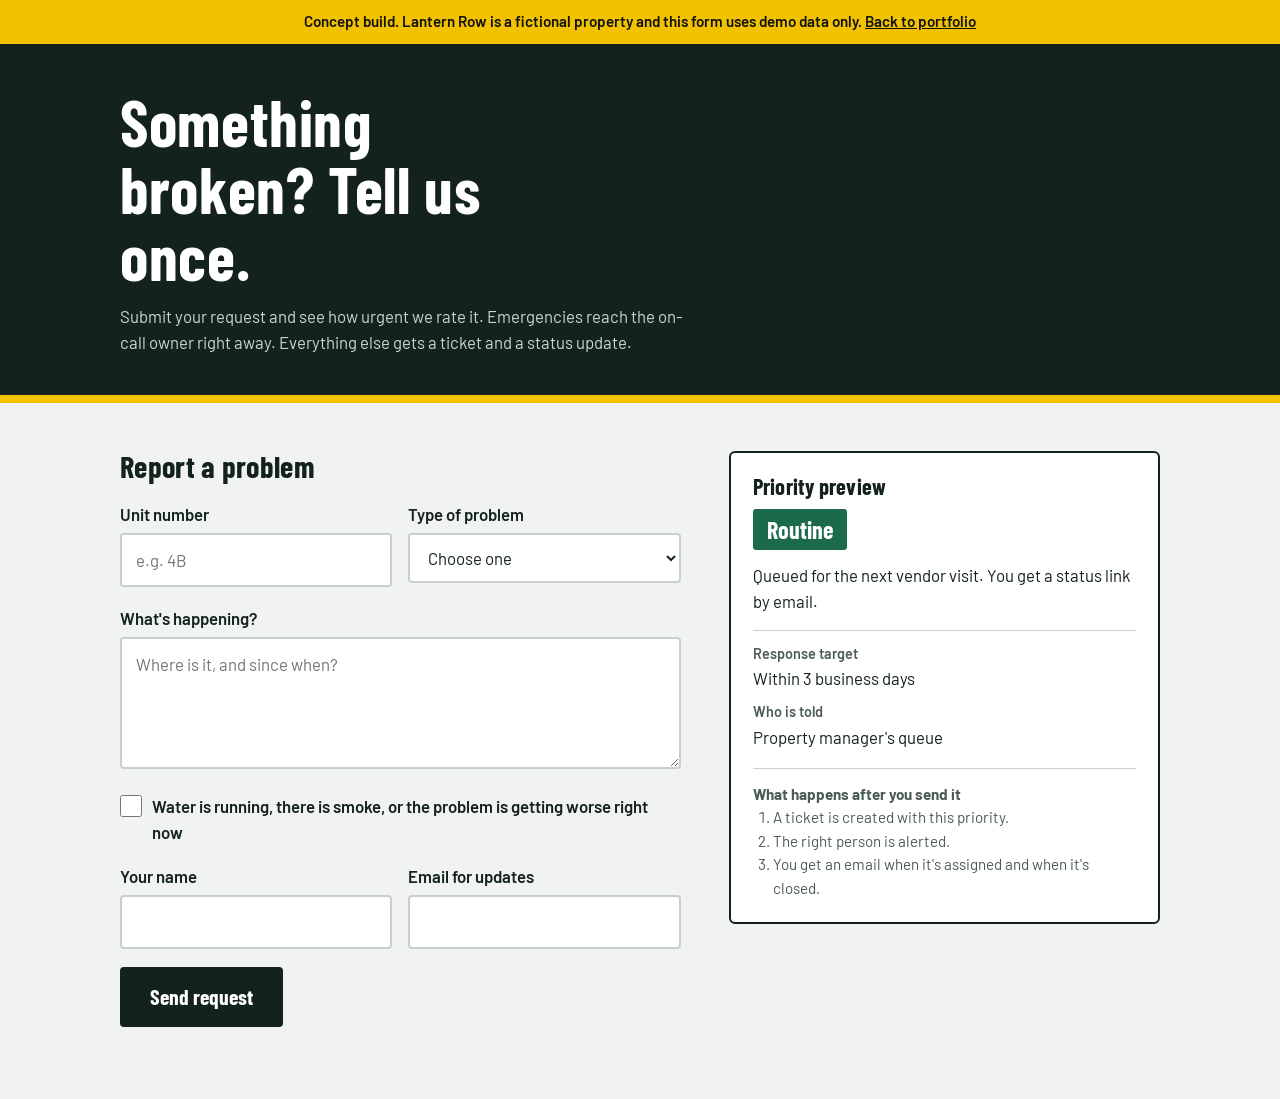
<file: builds/property-maintenance/index.html>
<!DOCTYPE html>
<html lang="en">
<head>
<meta charset="UTF-8">
<meta name="viewport" content="width=device-width, initial-scale=1.0">
<title>Report a maintenance problem | Lantern Row Residences (concept build)</title>
<meta name="robots" content="noindex">
<link rel="preconnect" href="https://fonts.googleapis.com">
<link rel="preconnect" href="https://fonts.gstatic.com" crossorigin>
<link href="https://fonts.googleapis.com/css2?family=Barlow+Condensed:wght@600;700&family=Barlow:wght@400;500;600&display=swap" rel="stylesheet">
<style>
:root{--bg:#F0F2F3;--ink:#13221E;--mute:#4B5B57;--line:#C8D0CE;--hazard:#F2C200;--emerg:#B3261E;--urg:#A86400;--ok:#1B6B4A}
*{box-sizing:border-box;margin:0;padding:0}
body{background:var(--bg);color:var(--ink);font-family:'Barlow',system-ui,sans-serif;font-size:1.05rem;line-height:1.55}
:focus-visible{outline:3px solid var(--ink);outline-offset:3px}
.demo{background:var(--hazard);color:#111;font-weight:600;font-size:.95rem;padding:10px 20px;text-align:center}
.demo a{color:inherit}
.wrap{width:min(1040px,100% - 40px);margin-inline:auto}
header.top{background:var(--ink);color:#fff;padding:44px 0 40px;border-bottom:8px solid var(--hazard)}
h1,h2,h3{font-family:'Barlow Condensed',sans-serif;line-height:1.05;letter-spacing:.01em}
header.top h1{font-size:clamp(2.4rem,6vw,4rem);font-weight:700;max-width:14ch}
header.top p{margin-top:14px;max-width:34em;color:#C9D6D2}
main{display:grid;grid-template-columns:1.3fr 1fr;gap:48px;padding:48px 0 72px;align-items:start}
h2{font-size:1.9rem;font-weight:700;margin-bottom:18px}
label{display:block;font-weight:600;margin-bottom:6px}
.f{margin-bottom:18px}
input,select,textarea{width:100%;font:inherit;padding:12px 14px;border:2px solid var(--line);border-radius:4px;background:#fff;color:var(--ink)}
input:focus,select:focus,textarea:focus{border-color:var(--ink);outline:none}
.row{display:grid;grid-template-columns:1fr 1fr;gap:16px}
.check{display:flex;gap:10px;align-items:flex-start;font-weight:500}
.check input{width:22px;height:22px;margin-top:2px}
button{font:inherit;font-family:'Barlow Condensed',sans-serif;font-weight:700;font-size:1.35rem;background:var(--ink);color:#fff;border:0;border-radius:4px;padding:13px 30px;cursor:pointer}
button:hover{background:#26403A}
button:disabled{opacity:.6;cursor:wait}
.hp{position:absolute;left:-9999px}
aside{position:sticky;top:20px;background:#fff;border:2px solid var(--ink);border-radius:6px;padding:22px}
aside h2{font-size:1.4rem;margin-bottom:10px}
.badge{display:inline-block;font-family:'Barlow Condensed',sans-serif;font-weight:700;font-size:1.5rem;padding:2px 14px;border-radius:3px;color:#fff;background:var(--ok)}
.badge.Emergency{background:var(--emerg)}
.badge.Urgent{background:var(--urg)}
aside p{margin-top:12px}
aside dl{margin-top:16px;border-top:1px solid var(--line);padding-top:12px}
aside dt{font-weight:600;font-size:.9rem;color:var(--mute)}
aside dd{margin-bottom:10px}
.steps{margin-top:18px;border-top:1px solid var(--line);padding-top:14px;font-size:.95rem;color:var(--mute)}
.steps ol{padding-left:20px}
.result{margin-top:18px;padding:14px 16px;border-radius:4px}
.result.ok{background:#DCEFE6;color:#0B4630}
.result.bad{background:#F8DADA;color:#7A1414}
.result pre{margin-top:10px;font-size:.85rem;white-space:pre-wrap;word-break:break-word}
@media (max-width:820px){main{grid-template-columns:1fr}aside{position:static}.row{grid-template-columns:1fr}}
</style>
</head>
<body>
<div class="demo">Concept build. Lantern Row is a fictional property and this form uses demo data only. <a href="../../index.html">Back to portfolio</a></div>

<header class="top">
  <div class="wrap">
    <h1>Something broken? Tell us once.</h1>
    <p>Submit your request and see how urgent we rate it. Emergencies reach the on-call owner right away. Everything else gets a ticket and a status update.</p>
  </div>
</header>

<div class="wrap">
<main>
  <form id="f" novalidate>
    <h2>Report a problem</h2>
    <input class="hp" type="text" name="_honey" tabindex="-1" autocomplete="off" aria-hidden="true">
    <div class="row">
      <div class="f"><label for="unit">Unit number</label><input id="unit" name="unit" placeholder="e.g. 4B" required></div>
      <div class="f"><label for="cat">Type of problem</label>
        <select id="cat" name="category" required>
          <option value="">Choose one</option>
          <option>Plumbing</option><option>Heating or cooling</option><option>Electrical</option>
          <option>Appliance</option><option>Doors, locks or windows</option><option>Pests</option><option>Other</option>
        </select></div>
    </div>
    <div class="f"><label for="desc">What's happening?</label>
      <textarea id="desc" name="description" rows="4" placeholder="Where is it, and since when?" required></textarea></div>
    <div class="f check"><input id="active" name="active_hazard" type="checkbox"><label for="active" style="margin:0">Water is running, there is smoke, or the problem is getting worse right now</label></div>
    <div class="row">
      <div class="f"><label for="name">Your name</label><input id="name" name="name" autocomplete="name" required></div>
      <div class="f"><label for="email">Email for updates</label><input id="email" name="email" type="email" autocomplete="email" required></div>
    </div>
    <button type="submit">Send request</button>
    <div id="out" class="result" hidden role="status"></div>
  </form>

  <aside aria-live="polite">
    <h2>Priority preview</h2>
    <span id="badge" class="badge">Routine</span>
    <p id="route">Queued for the next vendor visit. You get a status link by email.</p>
    <dl>
      <dt>Response target</dt><dd id="sla">Within 3 business days</dd>
      <dt>Who is told</dt><dd id="who">Property manager's queue</dd>
    </dl>
    <div class="steps">
      <strong>What happens after you send it</strong>
      <ol>
        <li>A ticket is created with this priority.</li>
        <li>The right person is alerted.</li>
        <li>You get an email when it's assigned and when it's closed.</li>
      </ol>
    </div>
  </aside>
</main>
</div>

<script src="../../config.js"></script>
<script src="../../lib/form.js"></script>
<script>
(function(){
  var emergency = ['gas','flood','flooding','fire','smoke','sparking','sparks','sewage','burst','carbon monoxide','no heat','exposed wire'];
  var urgent = ['leak','leaking','no hot water','locked out','lockout','broken lock','no ac','no air','fridge','refrigerator','toilet','clog','clogged','mold','won\'t close','won\'t lock'];
  var f = document.getElementById('f');
  var badge = document.getElementById('badge'), route = document.getElementById('route');
  var sla = document.getElementById('sla'), who = document.getElementById('who');

  function has(text, words){ return words.some(function(w){ return text.indexOf(w) !== -1; }); }
  function classify(){
    var t = (f.elements.description.value + ' ' + f.elements.category.value).toLowerCase();
    if (f.elements.active_hazard.checked || has(t, emergency)) return 'Emergency';
    if (has(t, urgent)) return 'Urgent';
    return 'Routine';
  }
  var copy = {
    Emergency:{r:'Owner is paged by text and the on-call vendor is alerted now.', s:'Within 1 hour', w:'Owner and on-call vendor'},
    Urgent:{r:'A vendor is assigned and you hear back the same day.', s:'Within 4 hours', w:'Property manager and vendor'},
    Routine:{r:'Queued for the next vendor visit. You get a status link by email.', s:'Within 3 business days', w:"Property manager's queue"}
  };
  function paint(){
    var p = classify(), c = copy[p];
    badge.textContent = p; badge.className = 'badge ' + p;
    route.textContent = c.r; sla.textContent = c.s; who.textContent = c.w;
  }
  ['input','change'].forEach(function(ev){ f.addEventListener(ev, paint); });

  var out = document.getElementById('out');
  f.addEventListener('submit', function(e){
    e.preventDefault();
    if (!f.checkValidity()) {
      out.hidden = false; out.className = 'result bad';
      out.textContent = 'Fill in your unit, the type of problem, a description, your name and a valid email, then send again.';
      return;
    }
    if (f.elements._honey.value) return;
    var btn = f.querySelector('button'); btn.disabled = true;
    window.submitLead('property-maintenance', {
      unit: f.elements.unit.value.trim(),
      category: f.elements.category.value,
      description: f.elements.description.value.trim(),
      active_hazard: f.elements.active_hazard.checked,
      priority_preview: classify(),
      name: f.elements.name.value.trim(),
      email: f.elements.email.value.trim()
    }).then(function(r){
      btn.disabled = false;
      window.showResult(out, r, 'Request sent. Check your email for your ticket link.');
    });
  });
})();
</script>
</body>
</html>
</file>
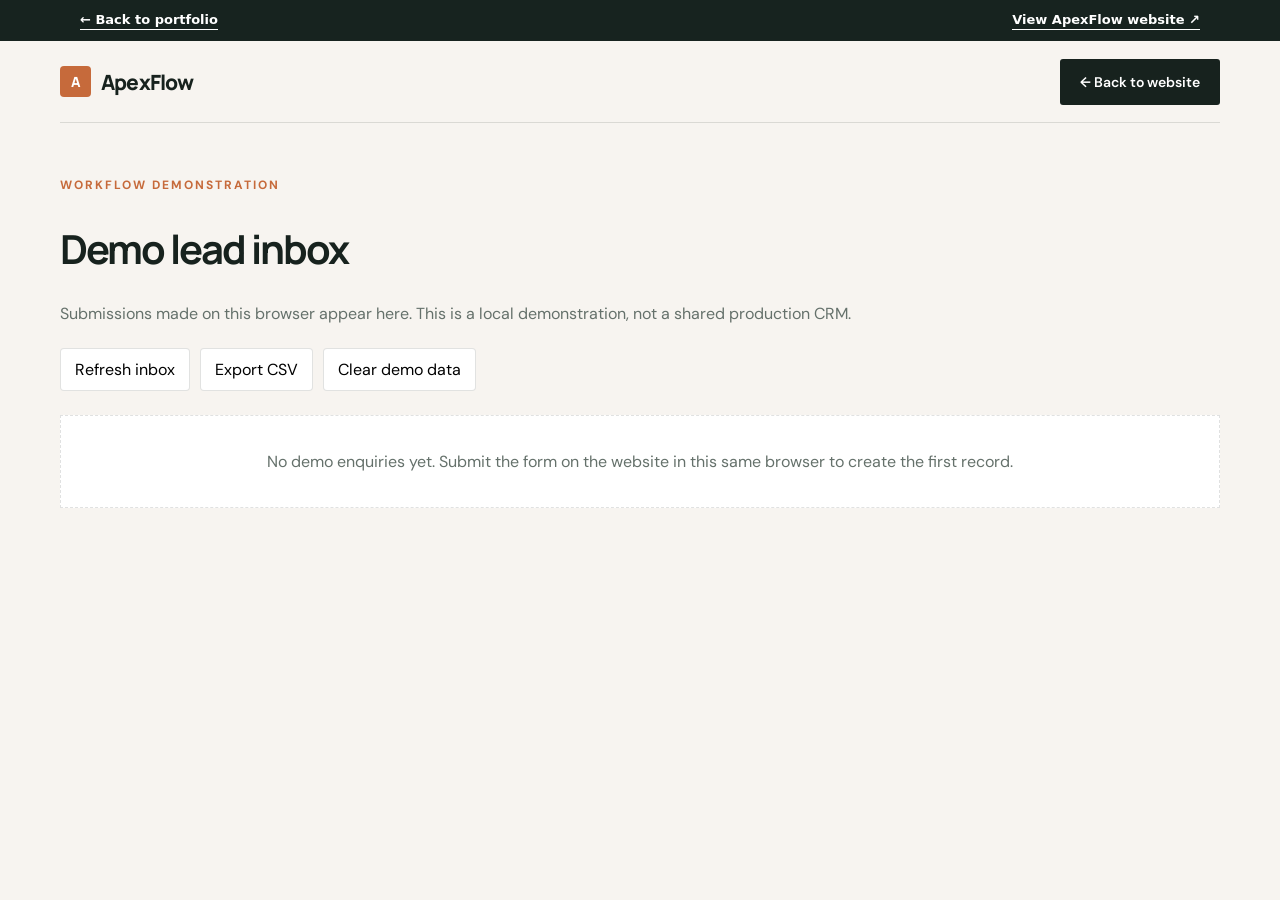
<file: builds/apexflow/admin.html>
<!doctype html><html lang="en"><head><meta charset="utf-8"><meta name="viewport" content="width=device-width,initial-scale=1"><title>ApexFlow — Demo Inbox</title><link rel="stylesheet" href="styles.css"></head><body>
<div class="portfolio-return"><a href="../../index.html">← Back to portfolio</a><a href="index.html">View ApexFlow website ↗</a></div><header class="wrap nav"><a class="brand" href="index.html"><span class="brand-mark">A</span>ApexFlow</a><a class="nav-cta" href="index.html">← Back to website</a></header><main class="wrap admin"><span class="eyebrow">WORKFLOW DEMONSTRATION</span><h1>Demo lead inbox</h1><p class="admin-intro">Submissions made on this browser appear here. This is a local demonstration, not a shared production CRM.</p><div class="toolbar"><button onclick="render()">Refresh inbox</button><button onclick="exportCSV()">Export CSV</button><button onclick="clearLeads()">Clear demo data</button></div><div id="leads"></div></main><script>

const KEY="apexflow_demo_leads";
function getLeads() {
  try {
    const rows=JSON.parse(localStorage.getItem(KEY)||"[]");
    return Array.isArray(rows)?rows:[];
  } catch(e) { return []; }
}
function esc(v) {
  return String(v ?? "").replace(/[&<>"']/g,c=>({"&":"&amp;","<":"&lt;",">":"&gt;",'"':"&quot;","'":"&#39;"}[c]));
}
function render() {
  const leads=getLeads(), el=document.getElementById("leads");
  if(!leads.length) {
    el.innerHTML='<div class="empty">No demo enquiries yet. Submit the form on the website in this same browser to create the first record.</div>';
    return;
  }
  el.innerHTML=leads.map((lead,i)=>{
    const rows=Object.entries(lead).filter(([key])=>key!=="environment");
    return '<article class="lead"><div><strong>Enquiry '+(i+1)+'</strong><span class="demo-tag">'+esc(lead.status||"New")+'</span></div><dl>'+
      rows.map(([key,value])=>'<div><dt>'+esc(key.replace(/([A-Z])/g," $1").replace(/_/g," "))+'</dt><dd>'+esc(value)+'</dd></div>').join("")+
      '</dl></article>';
  }).join("");
}
function clearLeads() {
  if(confirm("Clear all ApexFlow demo enquiries from this browser?")) {
    localStorage.removeItem(KEY); render();
  }
}
function exportCSV() {
  const rows=getLeads();
  if(!rows.length) return alert("There are no demo enquiries to export.");
  const cols=[...new Set(rows.flatMap(Object.keys))];
  const safe=value=>{
    let text=String(value??"");
    if(/^[=+\-@\t\r]/.test(text)) text="'"+text;
    return '"'+text.replace(/"/g,'""')+'"';
  };
  const csv=[cols.map(safe).join(","),...rows.map(row=>cols.map(col=>safe(row[col])).join(","))].join("\r\n");
  const url=URL.createObjectURL(new Blob([csv],{type:"text/csv;charset=utf-8"}));
  const link=document.createElement("a"); link.href=url; link.download="apexflow-demo-leads.csv";
  document.body.appendChild(link); link.click(); link.remove(); URL.revokeObjectURL(url);
}
render();

</script></body></html>
</file>
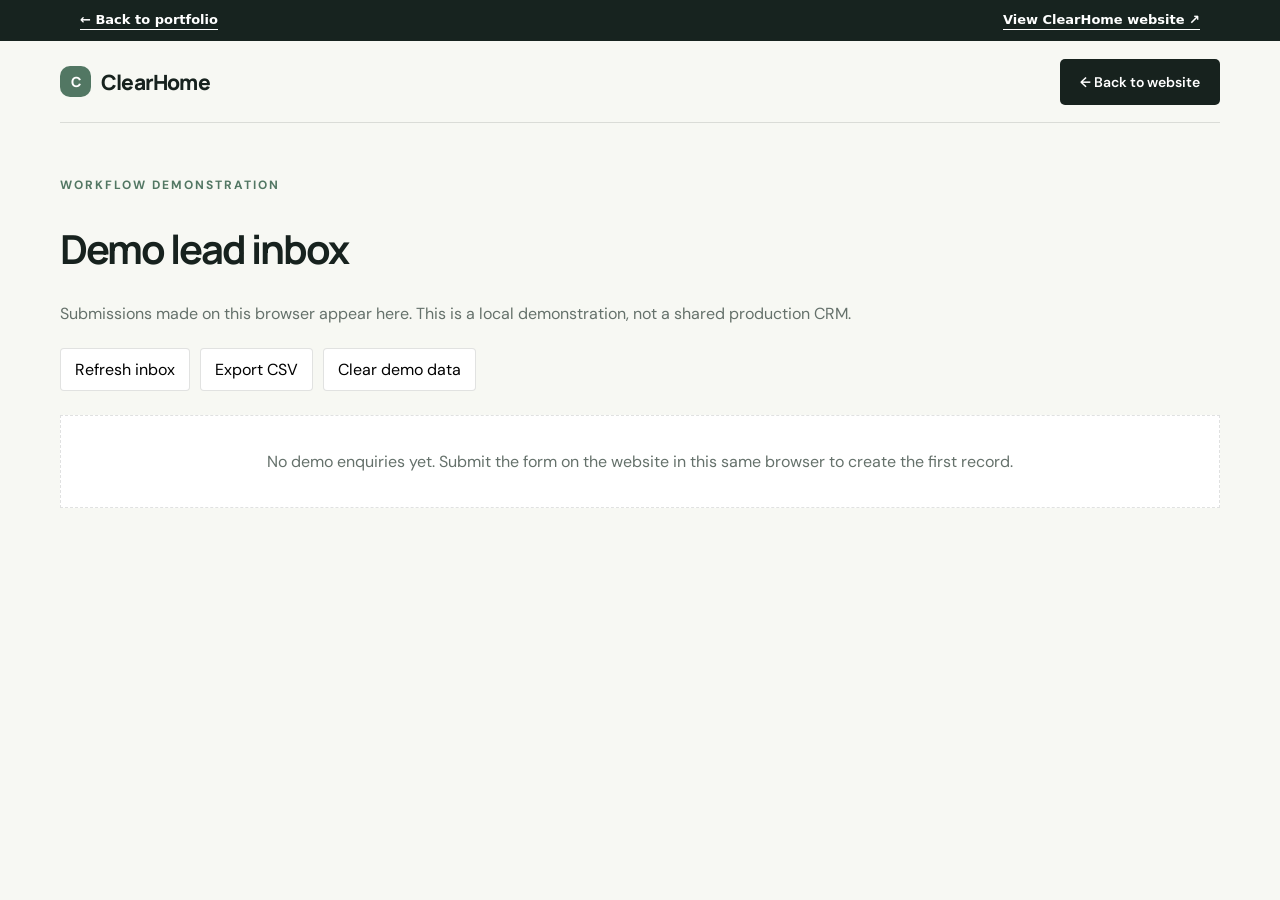
<file: builds/clearhome/admin.html>
<!doctype html><html lang="en"><head><meta charset="utf-8"><meta name="viewport" content="width=device-width,initial-scale=1"><title>ClearHome — Demo Inbox</title><link rel="stylesheet" href="styles.css"></head><body>
<div class="portfolio-return"><a href="../../index.html">← Back to portfolio</a><a href="index.html">View ClearHome website ↗</a></div><header class="wrap nav"><a class="brand" href="index.html"><span class="brand-mark">C</span>ClearHome</a><a class="nav-cta" href="index.html">← Back to website</a></header><main class="wrap admin"><span class="eyebrow">WORKFLOW DEMONSTRATION</span><h1>Demo lead inbox</h1><p class="admin-intro">Submissions made on this browser appear here. This is a local demonstration, not a shared production CRM.</p><div class="toolbar"><button onclick="render()">Refresh inbox</button><button onclick="exportCSV()">Export CSV</button><button onclick="clearLeads()">Clear demo data</button></div><div id="leads"></div></main><script>

const KEY="clearhome_demo_leads";
function getLeads() {
  try {
    const rows=JSON.parse(localStorage.getItem(KEY)||"[]");
    return Array.isArray(rows)?rows:[];
  } catch(e) { return []; }
}
function esc(v) {
  return String(v ?? "").replace(/[&<>"']/g,c=>({"&":"&amp;","<":"&lt;",">":"&gt;",'"':"&quot;","'":"&#39;"}[c]));
}
function render() {
  const leads=getLeads(), el=document.getElementById("leads");
  if(!leads.length) {
    el.innerHTML='<div class="empty">No demo enquiries yet. Submit the form on the website in this same browser to create the first record.</div>';
    return;
  }
  el.innerHTML=leads.map((lead,i)=>{
    const rows=Object.entries(lead).filter(([key])=>key!=="environment");
    return '<article class="lead"><div><strong>Enquiry '+(i+1)+'</strong><span class="demo-tag">'+esc(lead.status||"New")+'</span></div><dl>'+
      rows.map(([key,value])=>'<div><dt>'+esc(key.replace(/([A-Z])/g," $1").replace(/_/g," "))+'</dt><dd>'+esc(value)+'</dd></div>').join("")+
      '</dl></article>';
  }).join("");
}
function clearLeads() {
  if(confirm("Clear all ClearHome demo enquiries from this browser?")) {
    localStorage.removeItem(KEY); render();
  }
}
function exportCSV() {
  const rows=getLeads();
  if(!rows.length) return alert("There are no demo enquiries to export.");
  const cols=[...new Set(rows.flatMap(Object.keys))];
  const safe=value=>{
    let text=String(value??"");
    if(/^[=+\-@\t\r]/.test(text)) text="'"+text;
    return '"'+text.replace(/"/g,'""')+'"';
  };
  const csv=[cols.map(safe).join(","),...rows.map(row=>cols.map(col=>safe(row[col])).join(","))].join("\r\n");
  const url=URL.createObjectURL(new Blob([csv],{type:"text/csv;charset=utf-8"}));
  const link=document.createElement("a"); link.href=url; link.download="clearhome-demo-leads.csv";
  document.body.appendChild(link); link.click(); link.remove(); URL.revokeObjectURL(url);
}
render();

</script></body></html>
</file>
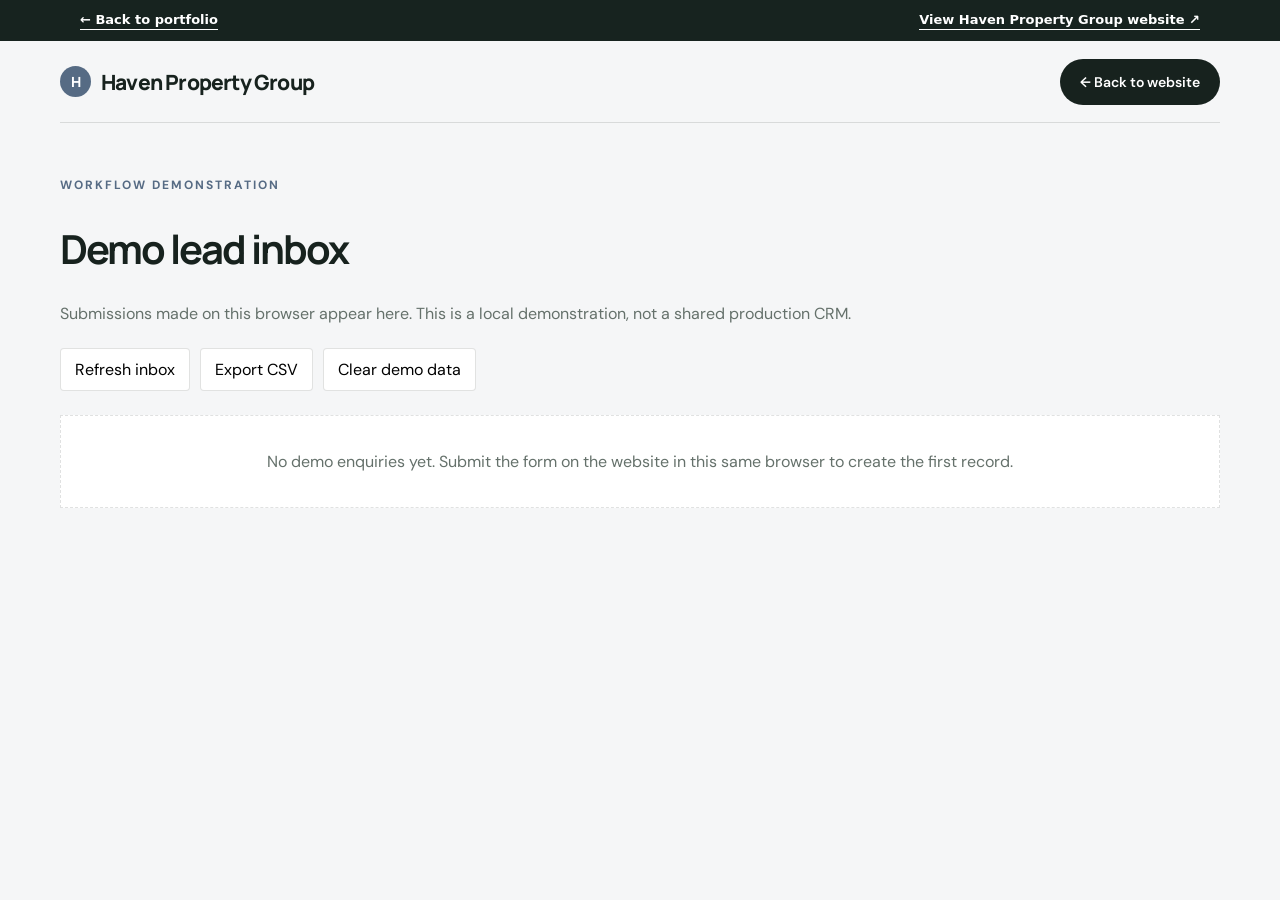
<file: builds/haven/admin.html>
<!doctype html><html lang="en"><head><meta charset="utf-8"><meta name="viewport" content="width=device-width,initial-scale=1"><title>Haven Property Group — Demo Inbox</title><link rel="stylesheet" href="styles.css"></head><body>
<div class="portfolio-return"><a href="../../index.html">← Back to portfolio</a><a href="index.html">View Haven Property Group website ↗</a></div><header class="wrap nav"><a class="brand" href="index.html"><span class="brand-mark">H</span>Haven Property Group</a><a class="nav-cta" href="index.html">← Back to website</a></header><main class="wrap admin"><span class="eyebrow">WORKFLOW DEMONSTRATION</span><h1>Demo lead inbox</h1><p class="admin-intro">Submissions made on this browser appear here. This is a local demonstration, not a shared production CRM.</p><div class="toolbar"><button onclick="render()">Refresh inbox</button><button onclick="exportCSV()">Export CSV</button><button onclick="clearLeads()">Clear demo data</button></div><div id="leads"></div></main><script>

const KEY="haven_demo_leads";
function getLeads() {
  try {
    const rows=JSON.parse(localStorage.getItem(KEY)||"[]");
    return Array.isArray(rows)?rows:[];
  } catch(e) { return []; }
}
function esc(v) {
  return String(v ?? "").replace(/[&<>"']/g,c=>({"&":"&amp;","<":"&lt;",">":"&gt;",'"':"&quot;","'":"&#39;"}[c]));
}
function render() {
  const leads=getLeads(), el=document.getElementById("leads");
  if(!leads.length) {
    el.innerHTML='<div class="empty">No demo enquiries yet. Submit the form on the website in this same browser to create the first record.</div>';
    return;
  }
  el.innerHTML=leads.map((lead,i)=>{
    const rows=Object.entries(lead).filter(([key])=>key!=="environment");
    return '<article class="lead"><div><strong>Enquiry '+(i+1)+'</strong><span class="demo-tag">'+esc(lead.status||"New")+'</span></div><dl>'+
      rows.map(([key,value])=>'<div><dt>'+esc(key.replace(/([A-Z])/g," $1").replace(/_/g," "))+'</dt><dd>'+esc(value)+'</dd></div>').join("")+
      '</dl></article>';
  }).join("");
}
function clearLeads() {
  if(confirm("Clear all Haven Property Group demo enquiries from this browser?")) {
    localStorage.removeItem(KEY); render();
  }
}
function exportCSV() {
  const rows=getLeads();
  if(!rows.length) return alert("There are no demo enquiries to export.");
  const cols=[...new Set(rows.flatMap(Object.keys))];
  const safe=value=>{
    let text=String(value??"");
    if(/^[=+\-@\t\r]/.test(text)) text="'"+text;
    return '"'+text.replace(/"/g,'""')+'"';
  };
  const csv=[cols.map(safe).join(","),...rows.map(row=>cols.map(col=>safe(row[col])).join(","))].join("\r\n");
  const url=URL.createObjectURL(new Blob([csv],{type:"text/csv;charset=utf-8"}));
  const link=document.createElement("a"); link.href=url; link.download="haven-demo-leads.csv";
  document.body.appendChild(link); link.click(); link.remove(); URL.revokeObjectURL(url);
}
render();

</script></body></html>
</file>
<file: builds/apexflow/styles.css>
@import url('https://fonts.googleapis.com/css2?family=DM+Sans:wght@400;500;600;700&family=Manrope:wght@400;500;600;700;800&display=swap');
:root{--ink:#17221e;--muted:#65716b;--paper:#f7f4f0;--line:rgba(23,34,30,.13);--accent:#c66a3b;--accent2:#f3e5dc;--white:#fff;--serif:Georgia,serif}
*{box-sizing:border-box}html{scroll-behavior:smooth}body{margin:0;background:var(--paper);color:var(--ink);font-family:'DM Sans',sans-serif}a{color:inherit;text-decoration:none}button,input,select,textarea{font:inherit}.wrap{width:min(1160px,calc(100% - 48px));margin:auto}.nav{height:82px;display:flex;align-items:center;justify-content:space-between;border-bottom:1px solid var(--line)}.brand{font:800 21px Manrope;letter-spacing:-.8px;display:flex;align-items:center;gap:10px}.brand-mark{width:31px;height:31px;border-radius:10px;background:var(--accent);display:grid;place-items:center;color:white;font-size:14px}.navlinks{display:flex;gap:30px;color:var(--muted);font-size:13px}.nav-cta,.btn{display:inline-flex;align-items:center;justify-content:center;border:0;background:var(--ink);color:#fff;padding:14px 20px;border-radius:5px;font-weight:600;font-size:13px;cursor:pointer;transition:.2s}.nav-cta:hover,.btn:hover{transform:translateY(-2px);opacity:.9}.hero{display:grid;grid-template-columns:1fr .92fr;gap:65px;align-items:center;padding:72px 0 86px}.eyebrow{font-size:10px;letter-spacing:2px;font-weight:700;color:var(--accent);text-transform:uppercase}.hero h1{font:500 clamp(48px,6vw,76px)/1.02 Manrope;letter-spacing:-4px;margin:20px 0 22px;max-width:650px}.hero h1 em{font-family:var(--serif);font-weight:400}.hero p{font-size:16px;line-height:1.8;color:var(--muted);max-width:480px}.hero-actions{display:flex;gap:12px;align-items:center;margin-top:30px}.text-link{font-size:13px;font-weight:600;padding:12px 6px}.hero-image{height:500px;border-radius:8px;overflow:hidden;position:relative;background:#ddd}.hero-image img{width:100%;height:100%;object-fit:cover}.image-note{position:absolute;bottom:18px;left:18px;background:#fff;padding:13px 16px;border-radius:4px;font-size:11px;letter-spacing:.3px}.strip{border-top:1px solid var(--line);border-bottom:1px solid var(--line);padding:22px 0;display:flex;justify-content:space-between;color:var(--muted);font-size:12px}.section{padding:92px 0}.section-head{display:flex;justify-content:space-between;align-items:end;gap:30px;margin-bottom:38px}.section h2{font:600 clamp(34px,4vw,48px)/1.08 Manrope;letter-spacing:-2px;margin:12px 0}.section-head p{max-width:390px;color:var(--muted);line-height:1.7;font-size:14px}.cards{display:grid;grid-template-columns:repeat(3,1fr);gap:16px}.service{background:#fff;border:1px solid var(--line);padding:28px;min-height:220px;border-radius:6px}.service .num{color:var(--accent);font-size:11px;letter-spacing:1px}.service h3{font:700 20px Manrope;letter-spacing:-.6px;margin:32px 0 12px}.service p{color:var(--muted);font-size:13px;line-height:1.75}.process{background:var(--accent2);padding:82px 0}.steps{display:grid;grid-template-columns:repeat(3,1fr);gap:32px;margin-top:42px}.step{border-top:1px solid rgba(23,34,30,.25);padding-top:18px}.step span{font-size:11px;color:var(--accent);font-weight:700}.step h3{font:700 18px Manrope;margin:22px 0 10px}.step p{font-size:13px;color:var(--muted);line-height:1.7}.contact{display:grid;grid-template-columns:.8fr 1.2fr;gap:70px}.contact-copy p{color:var(--muted);line-height:1.8;font-size:14px}.form-card{background:#fff;padding:32px;border:1px solid var(--line);border-radius:7px}.form-grid{display:grid;grid-template-columns:1fr 1fr;gap:16px}.field{display:flex;flex-direction:column;gap:7px;margin-bottom:16px}.field.full{grid-column:1/-1}.field label{font-size:11px;font-weight:700;color:#53605a}.field input,.field select,.field textarea{width:100%;border:1px solid var(--line);border-radius:4px;padding:13px;background:#fcfcfa;color:var(--ink);outline:none}.field input:focus,.field select:focus,.field textarea:focus{border-color:var(--accent)}.field textarea{min-height:100px;resize:vertical}.form-note{font-size:10px;color:var(--muted);line-height:1.5;margin:12px 0}.success{display:none;padding:14px;background:var(--accent2);border-radius:4px;font-size:13px;margin-top:15px}.footer{background:#17221e;color:#fff;padding:38px 0}.footer-inner{display:flex;justify-content:space-between;gap:20px;align-items:center}.footer p{font-size:11px;color:#aeb9b1}.footer a{font-size:12px;color:#dbe5dd}.admin-link{opacity:.65}.admin{padding:50px 0}.admin h1{font:700 40px Manrope;letter-spacing:-2px}.admin-intro{color:var(--muted)}.toolbar{display:flex;gap:10px;margin:24px 0;flex-wrap:wrap}.toolbar button{border:1px solid var(--line);background:#fff;padding:10px 14px;border-radius:4px;cursor:pointer}.lead{background:#fff;border:1px solid var(--line);padding:18px;margin:10px 0;border-radius:5px;display:grid;grid-template-columns:1.1fr 1fr 1fr 1.2fr;gap:12px;font-size:12px}.lead strong{display:block;margin-bottom:5px}.empty{padding:35px;background:#fff;border:1px dashed var(--line);color:var(--muted);text-align:center}.demo-tag{font-size:10px;letter-spacing:1px;text-transform:uppercase;border:1px solid currentColor;padding:6px 9px;border-radius:99px;opacity:.7}
@media(max-width:800px){.wrap{width:min(100% - 32px,600px)}.nav{height:70px}.navlinks{display:none}.hero{grid-template-columns:1fr;gap:32px;padding:55px 0}.hero h1{letter-spacing:-2.5px}.hero-image{height:350px}.strip{gap:12px;flex-wrap:wrap}.section{padding:65px 0}.section-head{display:block}.cards,.steps{grid-template-columns:1fr}.contact{grid-template-columns:1fr;gap:25px}.form-grid{grid-template-columns:1fr}.field.full{grid-column:auto}.footer-inner{align-items:flex-start;flex-direction:column}.lead{grid-template-columns:1fr 1fr}.form-card{padding:22px}}

.hero h1{font-weight:800}.brand-mark{border-radius:4px}.service{border-radius:2px}.btn,.nav-cta{border-radius:3px}.hero-image{border-radius:3px}

/* Portfolio navigation and demo disclosure */
.portfolio-return{display:flex;justify-content:space-between;gap:14px;align-items:center;padding:11px max(22px,calc((100% - 1120px)/2));background:#17231f;color:#fff;font:600 13px/1.4 system-ui,sans-serif}
.portfolio-return a{color:inherit;text-decoration:none;border-bottom:1px solid currentColor}
.portfolio-return span{opacity:.78;text-align:right}
.hp-field{position:absolute!important;width:1px;height:1px;overflow:hidden;clip:rect(0,0,0,0);white-space:nowrap}
.success{white-space:pre-wrap}
@media(max-width:620px){.portfolio-return{align-items:flex-start;flex-direction:column}.portfolio-return span{text-align:left}}

.lead dl{display:grid;grid-template-columns:repeat(auto-fit,minmax(180px,1fr));gap:12px;margin-top:14px}
.lead dl div{min-width:0}
.lead dt{font-size:11px;text-transform:uppercase;letter-spacing:.08em;opacity:.65}
.lead dd{overflow-wrap:anywhere;font-size:14px}

.success[data-state="error"]{background:#f8e4e1;color:#8b2d20;border:1px solid #e9b7ae}

/* Readability pass: nothing below 12px, clearer small text, safe hero fallback */
[hidden]{display:none!important}
.eyebrow{font-size:12px}.form-note{font-size:12px}.demo-tag{font-size:11px;padding:6px 10px}
.service .num,.step span{font-size:12px}.field label{font-size:13px}.footer p{font-size:13px}.footer a{font-size:13px}
.image-note{font-size:12px}.strip{font-size:12px}.lead{font-size:14px}.navlinks,.nav-cta,.btn,.text-link{font-size:14px}
.service p,.step p,.section-head p,.contact-copy p{font-size:15px}
.hero-image{background:linear-gradient(135deg,var(--accent2),#d8e2da)}.hero-image img{color:transparent;font-size:0}
.navlinks a{white-space:nowrap}
</file>
<file: builds/clearhome/styles.css>
@import url('https://fonts.googleapis.com/css2?family=DM+Sans:wght@400;500;600;700&family=Manrope:wght@400;500;600;700;800&display=swap');
:root{--ink:#17221e;--muted:#65716b;--paper:#f7f8f3;--line:rgba(23,34,30,.13);--accent:#527763;--accent2:#e5eee7;--white:#fff;--serif:Georgia,serif}
*{box-sizing:border-box}html{scroll-behavior:smooth}body{margin:0;background:var(--paper);color:var(--ink);font-family:'DM Sans',sans-serif}a{color:inherit;text-decoration:none}button,input,select,textarea{font:inherit}.wrap{width:min(1160px,calc(100% - 48px));margin:auto}.nav{height:82px;display:flex;align-items:center;justify-content:space-between;border-bottom:1px solid var(--line)}.brand{font:800 21px Manrope;letter-spacing:-.8px;display:flex;align-items:center;gap:10px}.brand-mark{width:31px;height:31px;border-radius:10px;background:var(--accent);display:grid;place-items:center;color:white;font-size:14px}.navlinks{display:flex;gap:30px;color:var(--muted);font-size:13px}.nav-cta,.btn{display:inline-flex;align-items:center;justify-content:center;border:0;background:var(--ink);color:#fff;padding:14px 20px;border-radius:5px;font-weight:600;font-size:13px;cursor:pointer;transition:.2s}.nav-cta:hover,.btn:hover{transform:translateY(-2px);opacity:.9}.hero{display:grid;grid-template-columns:1fr .92fr;gap:65px;align-items:center;padding:72px 0 86px}.eyebrow{font-size:10px;letter-spacing:2px;font-weight:700;color:var(--accent);text-transform:uppercase}.hero h1{font:500 clamp(48px,6vw,76px)/1.02 Manrope;letter-spacing:-4px;margin:20px 0 22px;max-width:650px}.hero h1 em{font-family:var(--serif);font-weight:400}.hero p{font-size:16px;line-height:1.8;color:var(--muted);max-width:480px}.hero-actions{display:flex;gap:12px;align-items:center;margin-top:30px}.text-link{font-size:13px;font-weight:600;padding:12px 6px}.hero-image{height:500px;border-radius:8px;overflow:hidden;position:relative;background:#ddd}.hero-image img{width:100%;height:100%;object-fit:cover}.image-note{position:absolute;bottom:18px;left:18px;background:#fff;padding:13px 16px;border-radius:4px;font-size:11px;letter-spacing:.3px}.strip{border-top:1px solid var(--line);border-bottom:1px solid var(--line);padding:22px 0;display:flex;justify-content:space-between;color:var(--muted);font-size:12px}.section{padding:92px 0}.section-head{display:flex;justify-content:space-between;align-items:end;gap:30px;margin-bottom:38px}.section h2{font:600 clamp(34px,4vw,48px)/1.08 Manrope;letter-spacing:-2px;margin:12px 0}.section-head p{max-width:390px;color:var(--muted);line-height:1.7;font-size:14px}.cards{display:grid;grid-template-columns:repeat(3,1fr);gap:16px}.service{background:#fff;border:1px solid var(--line);padding:28px;min-height:220px;border-radius:6px}.service .num{color:var(--accent);font-size:11px;letter-spacing:1px}.service h3{font:700 20px Manrope;letter-spacing:-.6px;margin:32px 0 12px}.service p{color:var(--muted);font-size:13px;line-height:1.75}.process{background:var(--accent2);padding:82px 0}.steps{display:grid;grid-template-columns:repeat(3,1fr);gap:32px;margin-top:42px}.step{border-top:1px solid rgba(23,34,30,.25);padding-top:18px}.step span{font-size:11px;color:var(--accent);font-weight:700}.step h3{font:700 18px Manrope;margin:22px 0 10px}.step p{font-size:13px;color:var(--muted);line-height:1.7}.contact{display:grid;grid-template-columns:.8fr 1.2fr;gap:70px}.contact-copy p{color:var(--muted);line-height:1.8;font-size:14px}.form-card{background:#fff;padding:32px;border:1px solid var(--line);border-radius:7px}.form-grid{display:grid;grid-template-columns:1fr 1fr;gap:16px}.field{display:flex;flex-direction:column;gap:7px;margin-bottom:16px}.field.full{grid-column:1/-1}.field label{font-size:11px;font-weight:700;color:#53605a}.field input,.field select,.field textarea{width:100%;border:1px solid var(--line);border-radius:4px;padding:13px;background:#fcfcfa;color:var(--ink);outline:none}.field input:focus,.field select:focus,.field textarea:focus{border-color:var(--accent)}.field textarea{min-height:100px;resize:vertical}.form-note{font-size:10px;color:var(--muted);line-height:1.5;margin:12px 0}.success{display:none;padding:14px;background:var(--accent2);border-radius:4px;font-size:13px;margin-top:15px}.footer{background:#17221e;color:#fff;padding:38px 0}.footer-inner{display:flex;justify-content:space-between;gap:20px;align-items:center}.footer p{font-size:11px;color:#aeb9b1}.footer a{font-size:12px;color:#dbe5dd}.admin-link{opacity:.65}.admin{padding:50px 0}.admin h1{font:700 40px Manrope;letter-spacing:-2px}.admin-intro{color:var(--muted)}.toolbar{display:flex;gap:10px;margin:24px 0;flex-wrap:wrap}.toolbar button{border:1px solid var(--line);background:#fff;padding:10px 14px;border-radius:4px;cursor:pointer}.lead{background:#fff;border:1px solid var(--line);padding:18px;margin:10px 0;border-radius:5px;display:grid;grid-template-columns:1.1fr 1fr 1fr 1.2fr;gap:12px;font-size:12px}.lead strong{display:block;margin-bottom:5px}.empty{padding:35px;background:#fff;border:1px dashed var(--line);color:var(--muted);text-align:center}.demo-tag{font-size:10px;letter-spacing:1px;text-transform:uppercase;border:1px solid currentColor;padding:6px 9px;border-radius:99px;opacity:.7}
@media(max-width:800px){.wrap{width:min(100% - 32px,600px)}.nav{height:70px}.navlinks{display:none}.hero{grid-template-columns:1fr;gap:32px;padding:55px 0}.hero h1{letter-spacing:-2.5px}.hero-image{height:350px}.strip{gap:12px;flex-wrap:wrap}.section{padding:65px 0}.section-head{display:block}.cards,.steps{grid-template-columns:1fr}.contact{grid-template-columns:1fr;gap:25px}.form-grid{grid-template-columns:1fr}.field.full{grid-column:auto}.footer-inner{align-items:flex-start;flex-direction:column}.lead{grid-template-columns:1fr 1fr}.form-card{padding:22px}}

/* Portfolio navigation and demo disclosure */
.portfolio-return{display:flex;justify-content:space-between;gap:14px;align-items:center;padding:11px max(22px,calc((100% - 1120px)/2));background:#17231f;color:#fff;font:600 13px/1.4 system-ui,sans-serif}
.portfolio-return a{color:inherit;text-decoration:none;border-bottom:1px solid currentColor}
.portfolio-return span{opacity:.78;text-align:right}
.hp-field{position:absolute!important;width:1px;height:1px;overflow:hidden;clip:rect(0,0,0,0);white-space:nowrap}
.success{white-space:pre-wrap}
@media(max-width:620px){.portfolio-return{align-items:flex-start;flex-direction:column}.portfolio-return span{text-align:left}}

.lead dl{display:grid;grid-template-columns:repeat(auto-fit,minmax(180px,1fr));gap:12px;margin-top:14px}
.lead dl div{min-width:0}
.lead dt{font-size:11px;text-transform:uppercase;letter-spacing:.08em;opacity:.65}
.lead dd{overflow-wrap:anywhere;font-size:14px}

.success[data-state="error"]{background:#f8e4e1;color:#8b2d20;border:1px solid #e9b7ae}

/* Readability pass: nothing below 12px, clearer small text, safe hero fallback */
[hidden]{display:none!important}
.eyebrow{font-size:12px}.form-note{font-size:12px}.demo-tag{font-size:11px;padding:6px 10px}
.service .num,.step span{font-size:12px}.field label{font-size:13px}.footer p{font-size:13px}.footer a{font-size:13px}
.image-note{font-size:12px}.strip{font-size:12px}.lead{font-size:14px}.navlinks,.nav-cta,.btn,.text-link{font-size:14px}
.service p,.step p,.section-head p,.contact-copy p{font-size:15px}
.hero-image{background:linear-gradient(135deg,var(--accent2),#d8e2da)}.hero-image img{color:transparent;font-size:0}
.navlinks a{white-space:nowrap}
</file>
<file: builds/haven/styles.css>
@import url('https://fonts.googleapis.com/css2?family=DM+Sans:wght@400;500;600;700&family=Manrope:wght@400;500;600;700;800&display=swap');
:root{--ink:#17221e;--muted:#65716b;--paper:#f5f6f7;--line:rgba(23,34,30,.13);--accent:#566b84;--accent2:#e3e9ef;--white:#fff;--serif:Georgia,serif}
*{box-sizing:border-box}html{scroll-behavior:smooth}body{margin:0;background:var(--paper);color:var(--ink);font-family:'DM Sans',sans-serif}a{color:inherit;text-decoration:none}button,input,select,textarea{font:inherit}.wrap{width:min(1160px,calc(100% - 48px));margin:auto}.nav{height:82px;display:flex;align-items:center;justify-content:space-between;border-bottom:1px solid var(--line)}.brand{font:800 21px Manrope;letter-spacing:-.8px;display:flex;align-items:center;gap:10px}.brand-mark{width:31px;height:31px;border-radius:10px;background:var(--accent);display:grid;place-items:center;color:white;font-size:14px}.navlinks{display:flex;gap:30px;color:var(--muted);font-size:13px}.nav-cta,.btn{display:inline-flex;align-items:center;justify-content:center;border:0;background:var(--ink);color:#fff;padding:14px 20px;border-radius:5px;font-weight:600;font-size:13px;cursor:pointer;transition:.2s}.nav-cta:hover,.btn:hover{transform:translateY(-2px);opacity:.9}.hero{display:grid;grid-template-columns:1fr .92fr;gap:65px;align-items:center;padding:72px 0 86px}.eyebrow{font-size:10px;letter-spacing:2px;font-weight:700;color:var(--accent);text-transform:uppercase}.hero h1{font:500 clamp(48px,6vw,76px)/1.02 Manrope;letter-spacing:-4px;margin:20px 0 22px;max-width:650px}.hero h1 em{font-family:var(--serif);font-weight:400}.hero p{font-size:16px;line-height:1.8;color:var(--muted);max-width:480px}.hero-actions{display:flex;gap:12px;align-items:center;margin-top:30px}.text-link{font-size:13px;font-weight:600;padding:12px 6px}.hero-image{height:500px;border-radius:8px;overflow:hidden;position:relative;background:#ddd}.hero-image img{width:100%;height:100%;object-fit:cover}.image-note{position:absolute;bottom:18px;left:18px;background:#fff;padding:13px 16px;border-radius:4px;font-size:11px;letter-spacing:.3px}.strip{border-top:1px solid var(--line);border-bottom:1px solid var(--line);padding:22px 0;display:flex;justify-content:space-between;color:var(--muted);font-size:12px}.section{padding:92px 0}.section-head{display:flex;justify-content:space-between;align-items:end;gap:30px;margin-bottom:38px}.section h2{font:600 clamp(34px,4vw,48px)/1.08 Manrope;letter-spacing:-2px;margin:12px 0}.section-head p{max-width:390px;color:var(--muted);line-height:1.7;font-size:14px}.cards{display:grid;grid-template-columns:repeat(3,1fr);gap:16px}.service{background:#fff;border:1px solid var(--line);padding:28px;min-height:220px;border-radius:6px}.service .num{color:var(--accent);font-size:11px;letter-spacing:1px}.service h3{font:700 20px Manrope;letter-spacing:-.6px;margin:32px 0 12px}.service p{color:var(--muted);font-size:13px;line-height:1.75}.process{background:var(--accent2);padding:82px 0}.steps{display:grid;grid-template-columns:repeat(3,1fr);gap:32px;margin-top:42px}.step{border-top:1px solid rgba(23,34,30,.25);padding-top:18px}.step span{font-size:11px;color:var(--accent);font-weight:700}.step h3{font:700 18px Manrope;margin:22px 0 10px}.step p{font-size:13px;color:var(--muted);line-height:1.7}.contact{display:grid;grid-template-columns:.8fr 1.2fr;gap:70px}.contact-copy p{color:var(--muted);line-height:1.8;font-size:14px}.form-card{background:#fff;padding:32px;border:1px solid var(--line);border-radius:7px}.form-grid{display:grid;grid-template-columns:1fr 1fr;gap:16px}.field{display:flex;flex-direction:column;gap:7px;margin-bottom:16px}.field.full{grid-column:1/-1}.field label{font-size:11px;font-weight:700;color:#53605a}.field input,.field select,.field textarea{width:100%;border:1px solid var(--line);border-radius:4px;padding:13px;background:#fcfcfa;color:var(--ink);outline:none}.field input:focus,.field select:focus,.field textarea:focus{border-color:var(--accent)}.field textarea{min-height:100px;resize:vertical}.form-note{font-size:10px;color:var(--muted);line-height:1.5;margin:12px 0}.success{display:none;padding:14px;background:var(--accent2);border-radius:4px;font-size:13px;margin-top:15px}.footer{background:#17221e;color:#fff;padding:38px 0}.footer-inner{display:flex;justify-content:space-between;gap:20px;align-items:center}.footer p{font-size:11px;color:#aeb9b1}.footer a{font-size:12px;color:#dbe5dd}.admin-link{opacity:.65}.admin{padding:50px 0}.admin h1{font:700 40px Manrope;letter-spacing:-2px}.admin-intro{color:var(--muted)}.toolbar{display:flex;gap:10px;margin:24px 0;flex-wrap:wrap}.toolbar button{border:1px solid var(--line);background:#fff;padding:10px 14px;border-radius:4px;cursor:pointer}.lead{background:#fff;border:1px solid var(--line);padding:18px;margin:10px 0;border-radius:5px;display:grid;grid-template-columns:1.1fr 1fr 1fr 1.2fr;gap:12px;font-size:12px}.lead strong{display:block;margin-bottom:5px}.empty{padding:35px;background:#fff;border:1px dashed var(--line);color:var(--muted);text-align:center}.demo-tag{font-size:10px;letter-spacing:1px;text-transform:uppercase;border:1px solid currentColor;padding:6px 9px;border-radius:99px;opacity:.7}
@media(max-width:800px){.wrap{width:min(100% - 32px,600px)}.nav{height:70px}.navlinks{display:none}.hero{grid-template-columns:1fr;gap:32px;padding:55px 0}.hero h1{letter-spacing:-2.5px}.hero-image{height:350px}.strip{gap:12px;flex-wrap:wrap}.section{padding:65px 0}.section-head{display:block}.cards,.steps{grid-template-columns:1fr}.contact{grid-template-columns:1fr;gap:25px}.form-grid{grid-template-columns:1fr}.field.full{grid-column:auto}.footer-inner{align-items:flex-start;flex-direction:column}.lead{grid-template-columns:1fr 1fr}.form-card{padding:22px}}

.hero h1{font-weight:500}.brand-mark{border-radius:50%}.service{border-radius:10px}.btn,.nav-cta{border-radius:99px}.hero-image{border-radius:14px}

/* Portfolio navigation and demo disclosure */
.portfolio-return{display:flex;justify-content:space-between;gap:14px;align-items:center;padding:11px max(22px,calc((100% - 1120px)/2));background:#17231f;color:#fff;font:600 13px/1.4 system-ui,sans-serif}
.portfolio-return a{color:inherit;text-decoration:none;border-bottom:1px solid currentColor}
.portfolio-return span{opacity:.78;text-align:right}
.hp-field{position:absolute!important;width:1px;height:1px;overflow:hidden;clip:rect(0,0,0,0);white-space:nowrap}
.success{white-space:pre-wrap}
@media(max-width:620px){.portfolio-return{align-items:flex-start;flex-direction:column}.portfolio-return span{text-align:left}}

.lead dl{display:grid;grid-template-columns:repeat(auto-fit,minmax(180px,1fr));gap:12px;margin-top:14px}
.lead dl div{min-width:0}
.lead dt{font-size:11px;text-transform:uppercase;letter-spacing:.08em;opacity:.65}
.lead dd{overflow-wrap:anywhere;font-size:14px}

.success[data-state="error"]{background:#f8e4e1;color:#8b2d20;border:1px solid #e9b7ae}

/* Readability pass: nothing below 12px, clearer small text, safe hero fallback */
[hidden]{display:none!important}
.eyebrow{font-size:12px}.form-note{font-size:12px}.demo-tag{font-size:11px;padding:6px 10px}
.service .num,.step span{font-size:12px}.field label{font-size:13px}.footer p{font-size:13px}.footer a{font-size:13px}
.image-note{font-size:12px}.strip{font-size:12px}.lead{font-size:14px}.navlinks,.nav-cta,.btn,.text-link{font-size:14px}
.service p,.step p,.section-head p,.contact-copy p{font-size:15px}
.hero-image{background:linear-gradient(135deg,var(--accent2),#d8e2da)}.hero-image img{color:transparent;font-size:0}
.navlinks a{white-space:nowrap}
</file>
